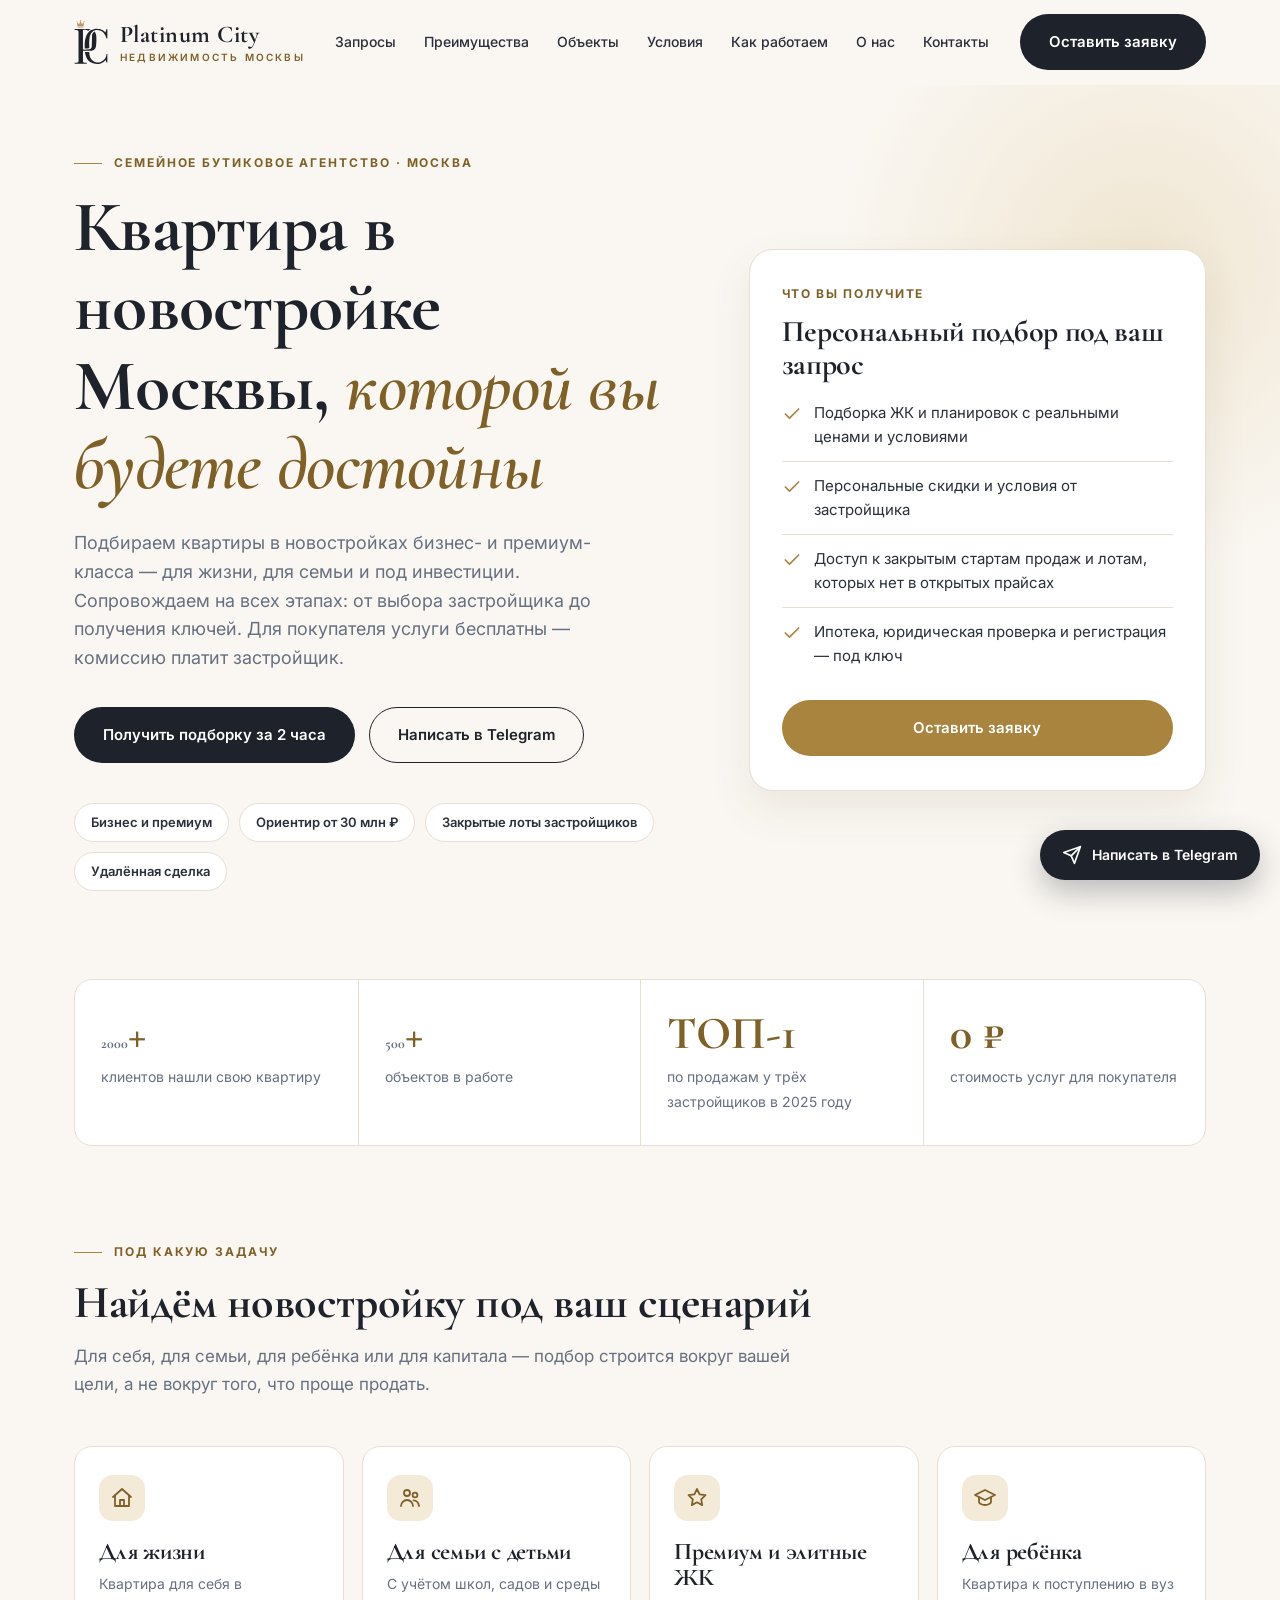
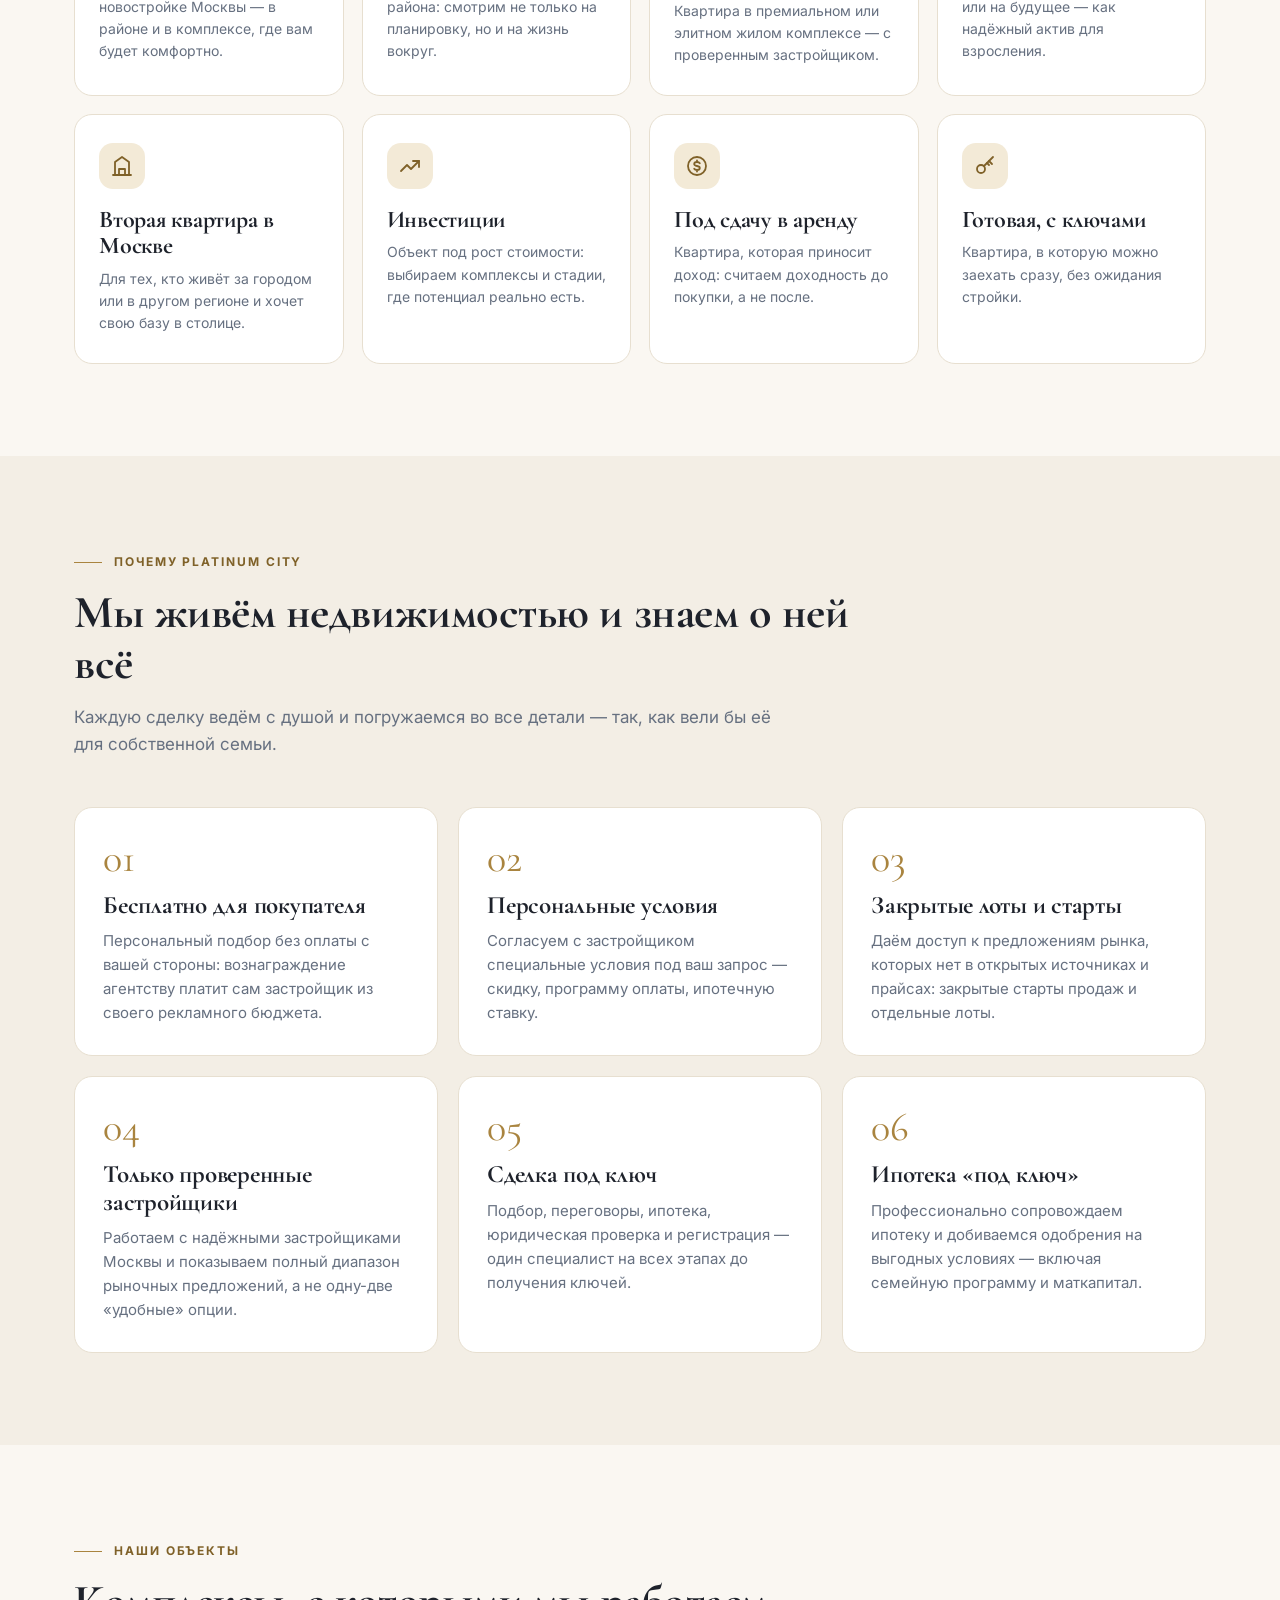
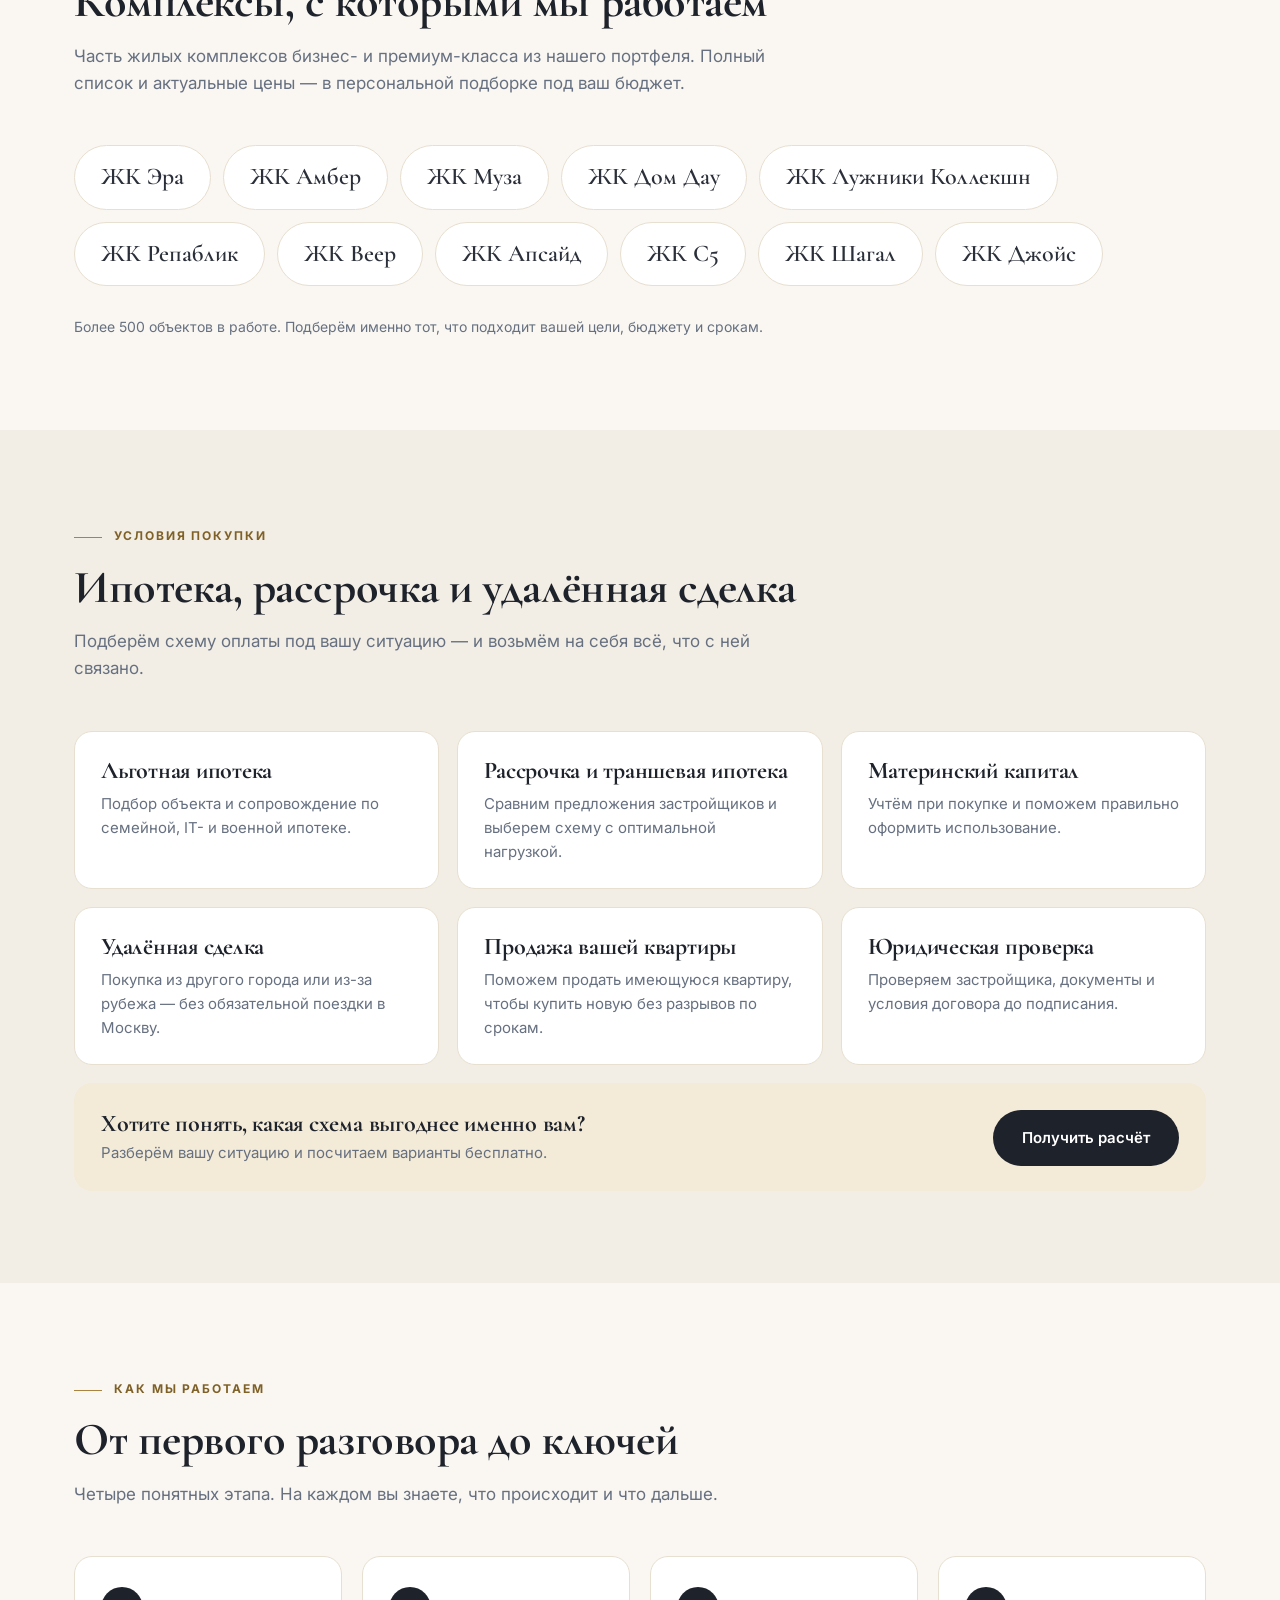
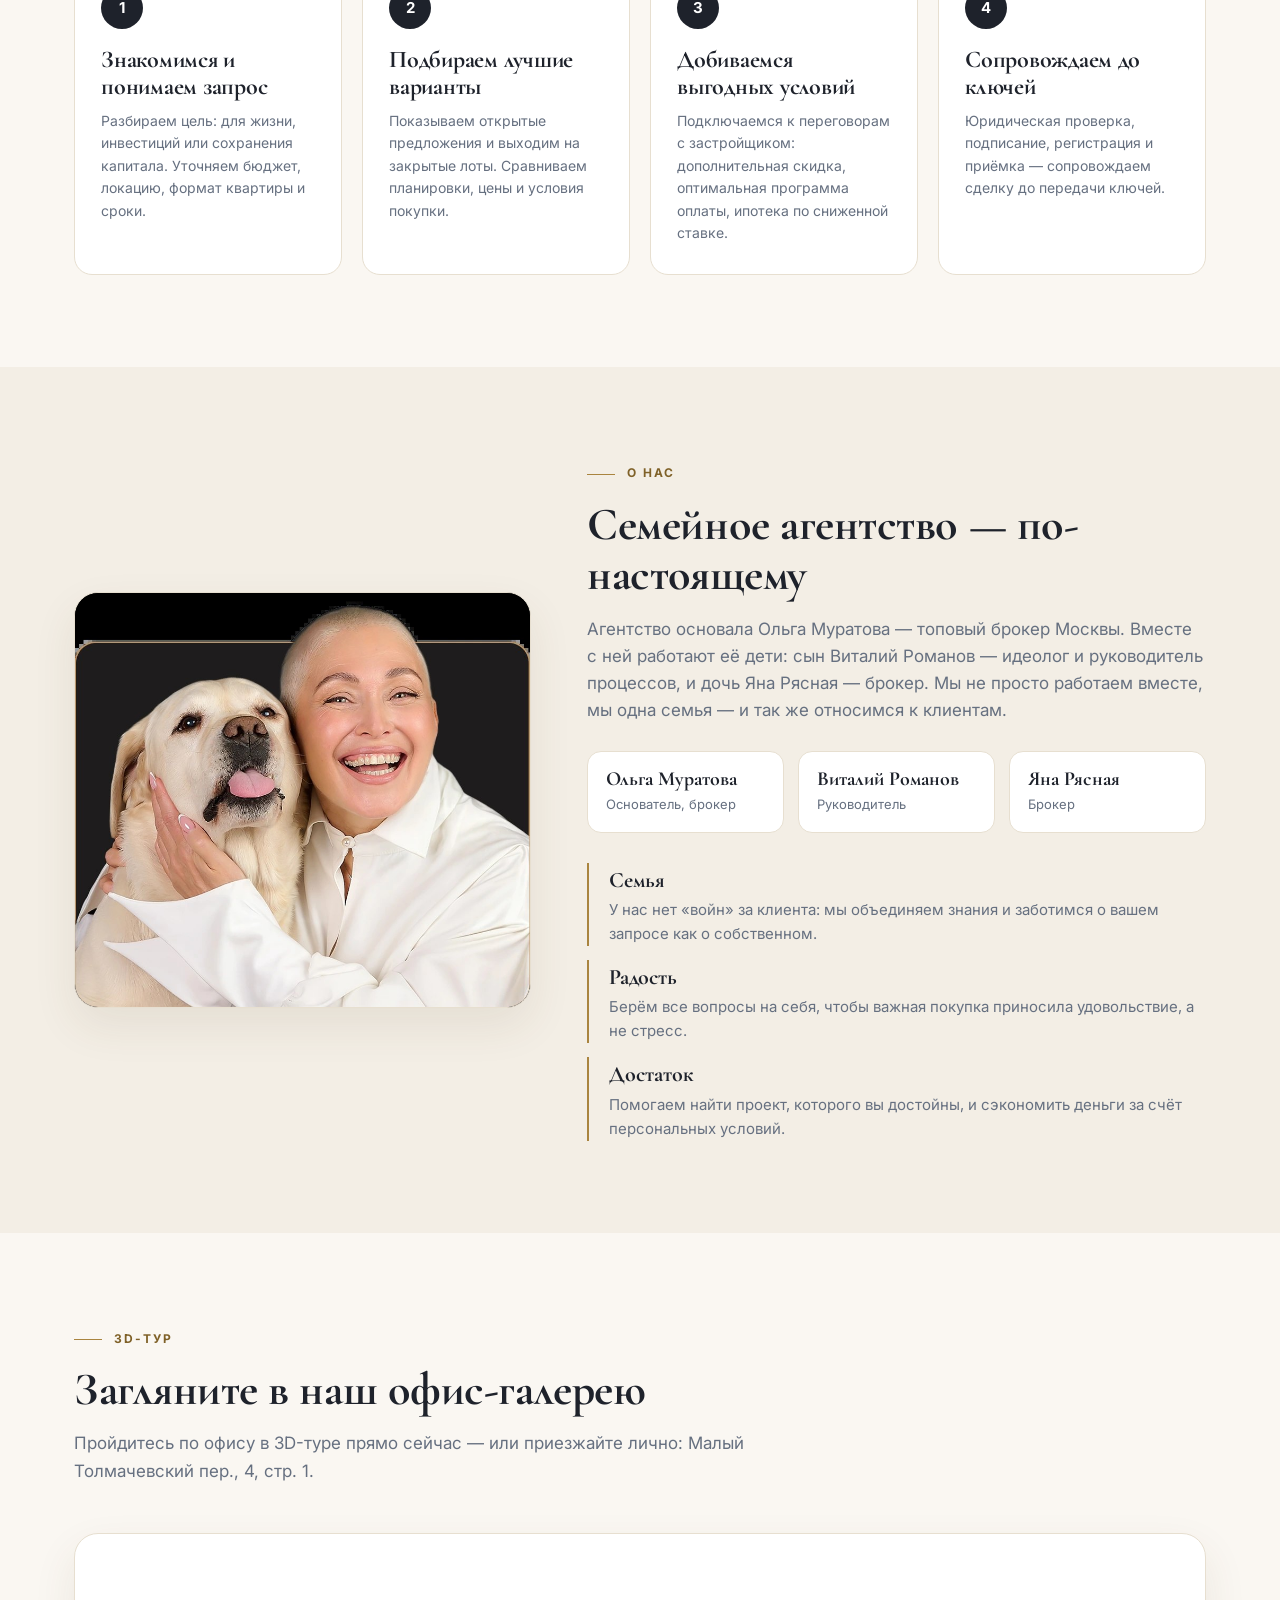
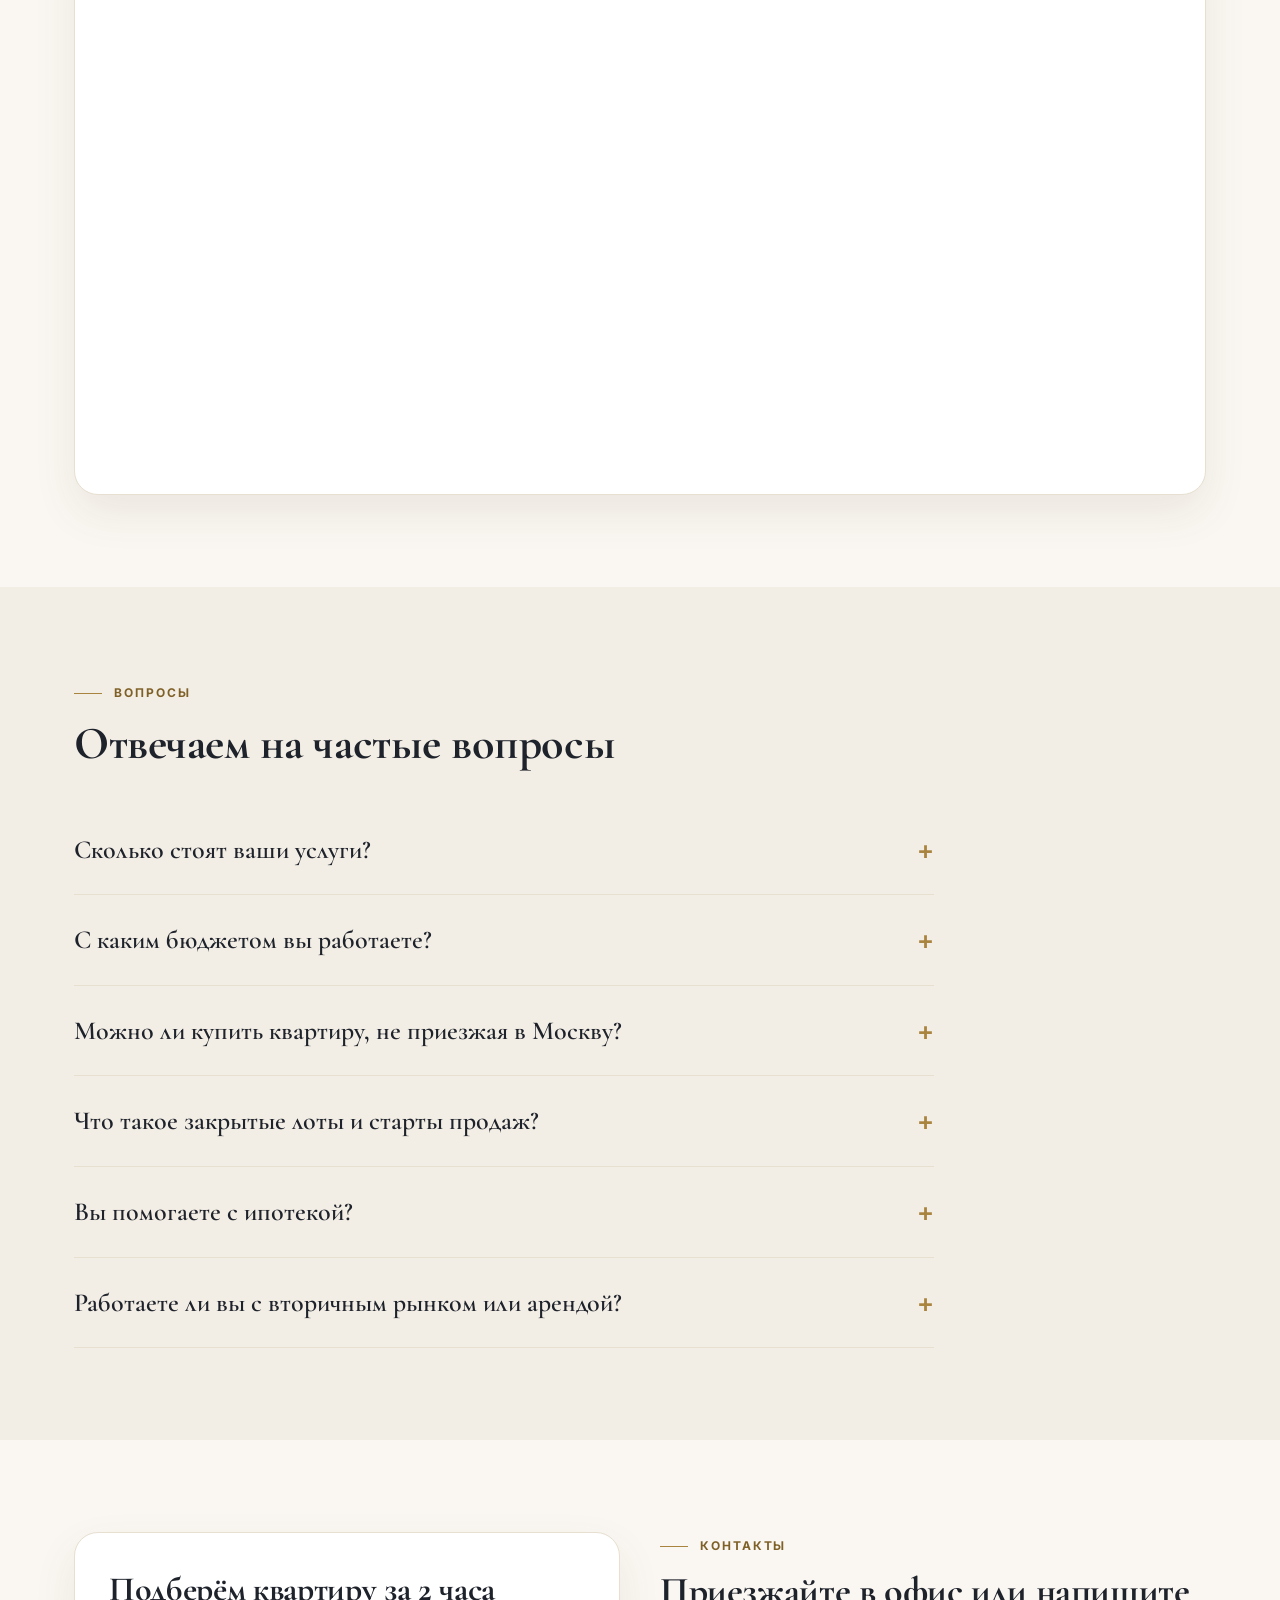
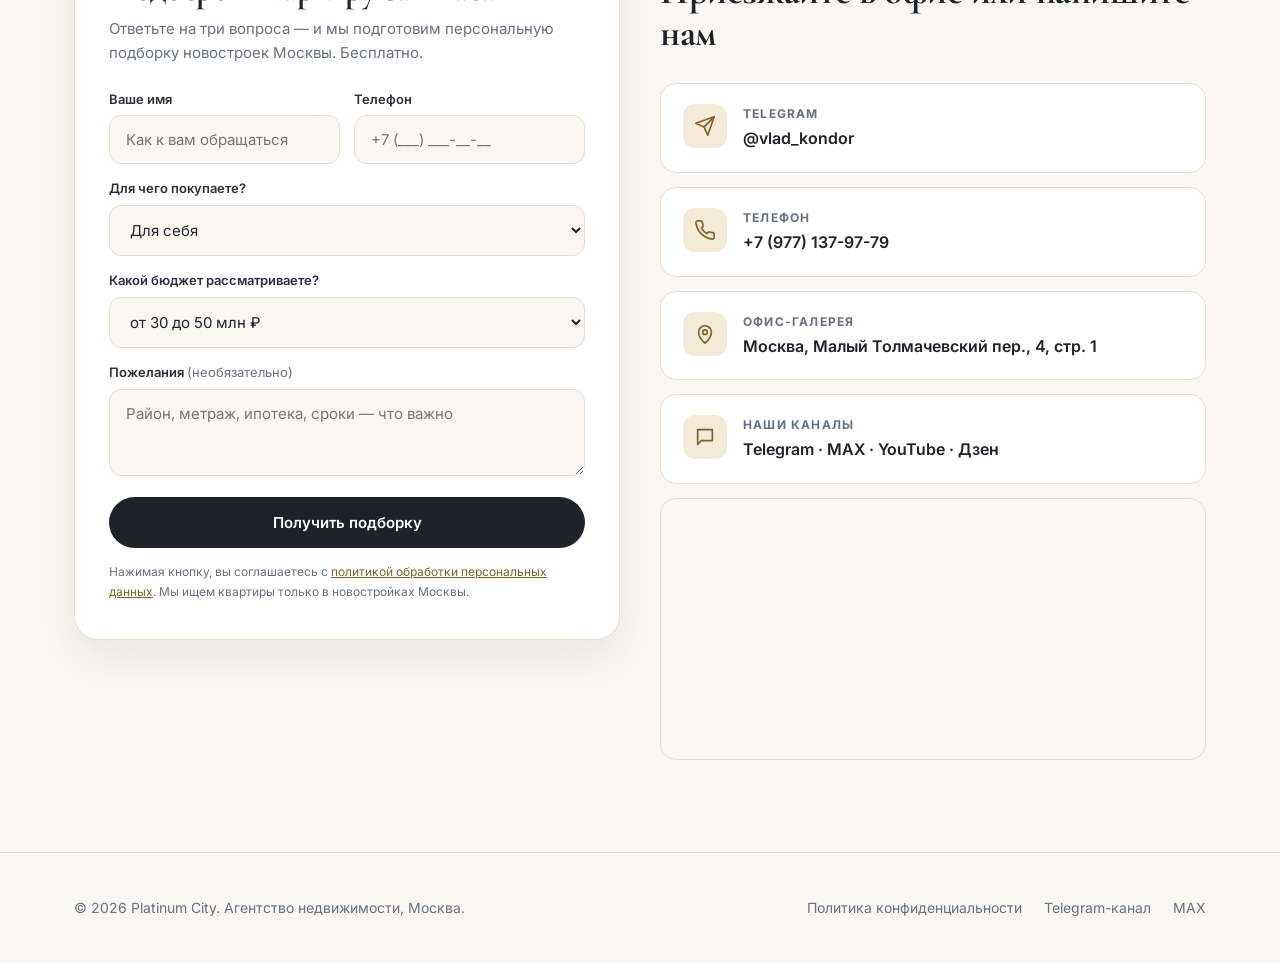
<file: index.html>
<!DOCTYPE html>
<html lang="ru">
<head>
<meta charset="UTF-8">
<meta name="viewport" content="width=device-width, initial-scale=1.0">
<title>Platinum City — новостройки бизнес- и премиум-класса в Москве</title>
<meta name="description" content="Семейное бутиковое агентство недвижимости в Москве. Подбираем квартиры в новостройках бизнес- и премиум-класса и сопровождаем сделку от выбора застройщика до получения ключей. Для покупателя бесплатно.">
<link rel="icon" href="img/logo.svg" type="image/svg+xml">
<link rel="preconnect" href="https://fonts.googleapis.com">
<link rel="preconnect" href="https://fonts.gstatic.com" crossorigin>
<link href="https://fonts.googleapis.com/css2?family=Cormorant+Garamond:ital,wght@0,500;0,600;0,700;1,500;1,600&family=Inter:wght@400;500;600;700&display=swap" rel="stylesheet">
<link rel="stylesheet" href="styles.css">
</head>
<body>

<header class="header" id="header">
  <div class="header__inner">
    <a href="#top" class="logo" aria-label="Platinum City">
      <img class="logo__mark" src="img/logo.svg" alt="">
      <span class="logo__text">Platinum City<small>Недвижимость Москвы</small></span>
    </a>
    <nav class="nav" id="nav">
      <a href="#goals">Запросы</a>
      <a href="#why">Преимущества</a>
      <a href="#complexes">Объекты</a>
      <a href="#conditions">Условия</a>
      <a href="#process">Как работаем</a>
      <a href="#team">О нас</a>
      <a href="#contact">Контакты</a>
    </nav>
    <div class="header__right">
      <a href="tel:+79771379779" class="header__phone">+7 (977) 137-97-79</a>
      <a href="#contact" class="btn btn--primary">Оставить заявку</a>
      <button class="burger" id="burger" aria-label="Меню"><span></span></button>
    </div>
  </div>
</header>

<main id="top">

<!-- HERO -->
<section class="hero">
  <div class="container hero__grid">
    <div>
      <p class="section-tag">Семейное бутиковое агентство · Москва</p>
      <h1>Квартира в новостройке Москвы, <em>которой вы будете достойны</em></h1>
      <p class="hero__lead">Подбираем квартиры в новостройках бизнес- и премиум-класса — для жизни, для семьи и под инвестиции. Сопровождаем на всех этапах: от выбора застройщика до получения ключей. Для покупателя услуги бесплатны — комиссию платит застройщик.</p>
      <div class="hero__cta">
        <a href="#contact" class="btn btn--primary">Получить подборку за 2 часа</a>
        <a href="https://t.me/vlad_kondor" target="_blank" rel="noopener" class="btn btn--outline">Написать в Telegram</a>
      </div>
      <div class="hero__chips">
        <span class="chip">Бизнес и премиум</span>
        <span class="chip">Ориентир от 30 млн ₽</span>
        <span class="chip">Закрытые лоты застройщиков</span>
        <span class="chip">Удалённая сделка</span>
      </div>
    </div>
    <aside class="hero__card">
      <p class="hero__card-tag">Что вы получите</p>
      <h3>Персональный подбор под ваш запрос</h3>
      <ul class="hero__list">
        <li><svg viewBox="0 0 24 24" fill="none" stroke="currentColor" stroke-width="2" stroke-linecap="round" stroke-linejoin="round"><path d="M20 6 9 17l-5-5"/></svg>Подборка ЖК и планировок с реальными ценами и условиями</li>
        <li><svg viewBox="0 0 24 24" fill="none" stroke="currentColor" stroke-width="2" stroke-linecap="round" stroke-linejoin="round"><path d="M20 6 9 17l-5-5"/></svg>Персональные скидки и условия от застройщика</li>
        <li><svg viewBox="0 0 24 24" fill="none" stroke="currentColor" stroke-width="2" stroke-linecap="round" stroke-linejoin="round"><path d="M20 6 9 17l-5-5"/></svg>Доступ к закрытым стартам продаж и лотам, которых нет в открытых прайсах</li>
        <li><svg viewBox="0 0 24 24" fill="none" stroke="currentColor" stroke-width="2" stroke-linecap="round" stroke-linejoin="round"><path d="M20 6 9 17l-5-5"/></svg>Ипотека, юридическая проверка и регистрация — под ключ</li>
      </ul>
      <a href="#contact" class="btn btn--gold btn--block">Оставить заявку</a>
    </aside>
  </div>
</section>

<!-- STATS -->
<section class="stats">
  <div class="container">
    <div class="stats__row">
      <div class="stat"><b><span data-target="2000">2000</span>+</b><span>клиентов нашли свою квартиру</span></div>
      <div class="stat"><b><span data-target="500">500</span>+</b><span>объектов в работе</span></div>
      <div class="stat"><b>ТОП-1</b><span>по продажам у трёх застройщиков в 2025 году</span></div>
      <div class="stat"><b>0 ₽</b><span>стоимость услуг для покупателя</span></div>
    </div>
  </div>
</section>

<!-- GOALS -->
<section id="goals">
  <div class="container">
    <p class="section-tag">Под какую задачу</p>
    <h2 class="section-title">Найдём новостройку под ваш сценарий</h2>
    <p class="section-lead">Для себя, для семьи, для ребёнка или для капитала — подбор строится вокруг вашей цели, а не вокруг того, что проще продать.</p>
    <div class="goal-grid">
      <div class="goal">
        <div class="goal__icon"><svg viewBox="0 0 24 24" fill="none" stroke="currentColor" stroke-width="1.8" stroke-linecap="round" stroke-linejoin="round"><path d="M3 11 12 3l9 8"/><path d="M5 10v10h14V10"/><path d="M10 20v-6h4v6"/></svg></div>
        <h3>Для жизни</h3>
        <p>Квартира для себя в новостройке Москвы — в районе и в комплексе, где вам будет комфортно.</p>
      </div>
      <div class="goal">
        <div class="goal__icon"><svg viewBox="0 0 24 24" fill="none" stroke="currentColor" stroke-width="1.8" stroke-linecap="round" stroke-linejoin="round"><circle cx="9" cy="7" r="3"/><circle cx="17" cy="9" r="2.4"/><path d="M3 20c0-3.3 2.7-6 6-6s6 2.7 6 6"/><path d="M15.5 14.4c2.9.1 5 2.2 5.5 5.6"/></svg></div>
        <h3>Для семьи с детьми</h3>
        <p>С учётом школ, садов и среды района: смотрим не только на планировку, но и на жизнь вокруг.</p>
      </div>
      <div class="goal">
        <div class="goal__icon"><svg viewBox="0 0 24 24" fill="none" stroke="currentColor" stroke-width="1.8" stroke-linecap="round" stroke-linejoin="round"><path d="m12 3 2.6 5.3 5.9.9-4.3 4.1 1 5.8L12 16.3 6.8 19.1l1-5.8L3.5 9.2l5.9-.9z"/></svg></div>
        <h3>Премиум и элитные ЖК</h3>
        <p>Квартира в премиальном или элитном жилом комплексе — с проверенным застройщиком.</p>
      </div>
      <div class="goal">
        <div class="goal__icon"><svg viewBox="0 0 24 24" fill="none" stroke="currentColor" stroke-width="1.8" stroke-linecap="round" stroke-linejoin="round"><path d="M2 9 12 4l10 5-10 5z"/><path d="M6 11.5V16c0 1.4 2.7 3 6 3s6-1.6 6-3v-4.5"/></svg></div>
        <h3>Для ребёнка</h3>
        <p>Квартира к поступлению в вуз или на будущее — как надёжный актив для взросления.</p>
      </div>
      <div class="goal">
        <div class="goal__icon"><svg viewBox="0 0 24 24" fill="none" stroke="currentColor" stroke-width="1.8" stroke-linecap="round" stroke-linejoin="round"><path d="M3 21h18"/><path d="M5 21V8l7-5 7 5v13"/><path d="M9 21v-6h6v6"/></svg></div>
        <h3>Вторая квартира в Москве</h3>
        <p>Для тех, кто живёт за городом или в другом регионе и хочет свою базу в столице.</p>
      </div>
      <div class="goal">
        <div class="goal__icon"><svg viewBox="0 0 24 24" fill="none" stroke="currentColor" stroke-width="1.8" stroke-linecap="round" stroke-linejoin="round"><path d="m3 17 6-6 4 4 8-8"/><path d="M15 7h6v6"/></svg></div>
        <h3>Инвестиции</h3>
        <p>Объект под рост стоимости: выбираем комплексы и стадии, где потенциал реально есть.</p>
      </div>
      <div class="goal">
        <div class="goal__icon"><svg viewBox="0 0 24 24" fill="none" stroke="currentColor" stroke-width="1.8" stroke-linecap="round" stroke-linejoin="round"><circle cx="12" cy="12" r="9"/><path d="M14.8 9.2c-.5-.8-1.5-1.2-2.8-1.2-1.7 0-2.8.8-2.8 2s1 1.7 2.8 2 2.8.8 2.8 2-1.1 2-2.8 2c-1.3 0-2.3-.4-2.8-1.2M12 6.5V8m0 8v1.5"/></svg></div>
        <h3>Под сдачу в аренду</h3>
        <p>Квартира, которая приносит доход: считаем доходность до покупки, а не после.</p>
      </div>
      <div class="goal">
        <div class="goal__icon"><svg viewBox="0 0 24 24" fill="none" stroke="currentColor" stroke-width="1.8" stroke-linecap="round" stroke-linejoin="round"><circle cx="8" cy="15" r="4"/><path d="m11 12 9-9"/><path d="m16 7 3 3"/><path d="m14 9 2 2"/></svg></div>
        <h3>Готовая, с ключами</h3>
        <p>Квартира, в которую можно заехать сразу, без ожидания стройки.</p>
      </div>
    </div>
  </div>
</section>

<!-- WHY -->
<section id="why" class="alt">
  <div class="container">
    <p class="section-tag">Почему Platinum City</p>
    <h2 class="section-title">Мы живём недвижимостью и знаем о ней всё</h2>
    <p class="section-lead">Каждую сделку ведём с душой и погружаемся во все детали — так, как вели бы её для собственной семьи.</p>
    <div class="adv-grid">
      <div class="adv">
        <div class="adv__num">01</div>
        <h3>Бесплатно для покупателя</h3>
        <p>Персональный подбор без оплаты с вашей стороны: вознаграждение агентству платит сам застройщик из своего рекламного бюджета.</p>
      </div>
      <div class="adv">
        <div class="adv__num">02</div>
        <h3>Персональные условия</h3>
        <p>Согласуем с застройщиком специальные условия под ваш запрос — скидку, программу оплаты, ипотечную ставку.</p>
      </div>
      <div class="adv">
        <div class="adv__num">03</div>
        <h3>Закрытые лоты и старты</h3>
        <p>Даём доступ к предложениям рынка, которых нет в открытых источниках и прайсах: закрытые старты продаж и отдельные лоты.</p>
      </div>
      <div class="adv">
        <div class="adv__num">04</div>
        <h3>Только проверенные застройщики</h3>
        <p>Работаем с надёжными застройщиками Москвы и показываем полный диапазон рыночных предложений, а не одну-две «удобные» опции.</p>
      </div>
      <div class="adv">
        <div class="adv__num">05</div>
        <h3>Сделка под ключ</h3>
        <p>Подбор, переговоры, ипотека, юридическая проверка и регистрация — один специалист на всех этапах до получения ключей.</p>
      </div>
      <div class="adv">
        <div class="adv__num">06</div>
        <h3>Ипотека «под ключ»</h3>
        <p>Профессионально сопровождаем ипотеку и добиваемся одобрения на выгодных условиях — включая семейную программу и маткапитал.</p>
      </div>
    </div>
  </div>
</section>

<!-- COMPLEXES -->
<section id="complexes">
  <div class="container">
    <p class="section-tag">Наши объекты</p>
    <h2 class="section-title">Комплексы, с которыми мы работаем</h2>
    <p class="section-lead">Часть жилых комплексов бизнес- и премиум-класса из нашего портфеля. Полный список и актуальные цены — в персональной подборке под ваш бюджет.</p>
    <div class="jk">
      <span>ЖК Эра</span>
      <span>ЖК Амбер</span>
      <span>ЖК Муза</span>
      <span>ЖК Дом Дау</span>
      <span>ЖК Лужники Коллекшн</span>
      <span>ЖК Репаблик</span>
      <span>ЖК Веер</span>
      <span>ЖК Апсайд</span>
      <span>ЖК С5</span>
      <span>ЖК Шагал</span>
      <span>ЖК Джойс</span>
    </div>
    <p class="note">Более 500 объектов в работе. Подберём именно тот, что подходит вашей цели, бюджету и срокам.</p>
  </div>
</section>

<!-- CONDITIONS -->
<section id="conditions" class="alt">
  <div class="container">
    <p class="section-tag">Условия покупки</p>
    <h2 class="section-title">Ипотека, рассрочка и удалённая сделка</h2>
    <p class="section-lead">Подберём схему оплаты под вашу ситуацию — и возьмём на себя всё, что с ней связано.</p>
    <div class="cond-grid">
      <div class="cond">
        <h3>Льготная ипотека</h3>
        <p>Подбор объекта и сопровождение по семейной, IT- и военной ипотеке.</p>
      </div>
      <div class="cond">
        <h3>Рассрочка и траншевая ипотека</h3>
        <p>Сравним предложения застройщиков и выберем схему с оптимальной нагрузкой.</p>
      </div>
      <div class="cond">
        <h3>Материнский капитал</h3>
        <p>Учтём при покупке и поможем правильно оформить использование.</p>
      </div>
      <div class="cond">
        <h3>Удалённая сделка</h3>
        <p>Покупка из другого города или из-за рубежа — без обязательной поездки в Москву.</p>
      </div>
      <div class="cond">
        <h3>Продажа вашей квартиры</h3>
        <p>Поможем продать имеющуюся квартиру, чтобы купить новую без разрывов по срокам.</p>
      </div>
      <div class="cond">
        <h3>Юридическая проверка</h3>
        <p>Проверяем застройщика, документы и условия договора до подписания.</p>
      </div>
      <div class="cond cond--wide">
        <div>
          <h3>Хотите понять, какая схема выгоднее именно вам?</h3>
          <p>Разберём вашу ситуацию и посчитаем варианты бесплатно.</p>
        </div>
        <a href="#contact" class="btn btn--primary">Получить расчёт</a>
      </div>
    </div>
  </div>
</section>

<!-- PROCESS -->
<section id="process">
  <div class="container">
    <p class="section-tag">Как мы работаем</p>
    <h2 class="section-title">От первого разговора до ключей</h2>
    <p class="section-lead">Четыре понятных этапа. На каждом вы знаете, что происходит и что дальше.</p>
    <div class="steps">
      <div class="step">
        <span class="step__n">1</span>
        <h3>Знакомимся и понимаем запрос</h3>
        <p>Разбираем цель: для жизни, инвестиций или сохранения капитала. Уточняем бюджет, локацию, формат квартиры и сроки.</p>
      </div>
      <div class="step">
        <span class="step__n">2</span>
        <h3>Подбираем лучшие варианты</h3>
        <p>Показываем открытые предложения и выходим на закрытые лоты. Сравниваем планировки, цены и условия покупки.</p>
      </div>
      <div class="step">
        <span class="step__n">3</span>
        <h3>Добиваемся выгодных условий</h3>
        <p>Подключаемся к переговорам с застройщиком: дополнительная скидка, оптимальная программа оплаты, ипотека по сниженной ставке.</p>
      </div>
      <div class="step">
        <span class="step__n">4</span>
        <h3>Сопровождаем до ключей</h3>
        <p>Юридическая проверка, подписание, регистрация и приёмка — сопровождаем сделку до передачи ключей.</p>
      </div>
    </div>
  </div>
</section>

<!-- TEAM -->
<section id="team" class="alt">
  <div class="container team">
    <div class="team__photo"><img src="img/olga.jpg" alt="Ольга Муратова — основательница Platinum City" loading="lazy"></div>
    <div>
      <p class="section-tag">О нас</p>
      <h2 class="section-title">Семейное агентство — по-настоящему</h2>
      <p class="section-lead" style="margin-bottom:0">Агентство основала Ольга Муратова — топовый брокер Москвы. Вместе с ней работают её дети: сын Виталий Романов — идеолог и руководитель процессов, и дочь Яна Рясная — брокер. Мы не просто работаем вместе, мы одна семья — и так же относимся к клиентам.</p>
      <div class="team__people">
        <div class="team-card"><b>Ольга Муратова</b><span>Основатель, брокер</span></div>
        <div class="team-card"><b>Виталий Романов</b><span>Руководитель</span></div>
        <div class="team-card"><b>Яна Рясная</b><span>Брокер</span></div>
      </div>
      <div class="values">
        <div class="value"><b>Семья</b><p>У нас нет «войн» за клиента: мы объединяем знания и заботимся о вашем запросе как о собственном.</p></div>
        <div class="value"><b>Радость</b><p>Берём все вопросы на себя, чтобы важная покупка приносила удовольствие, а не стресс.</p></div>
        <div class="value"><b>Достаток</b><p>Помогаем найти проект, которого вы достойны, и сэкономить деньги за счёт персональных условий.</p></div>
      </div>
    </div>
  </div>
</section>

<!-- TOUR -->
<section id="tour">
  <div class="container">
    <p class="section-tag">3D-тур</p>
    <h2 class="section-title">Загляните в наш офис-галерею</h2>
    <p class="section-lead">Пройдитесь по офису в 3D-туре прямо сейчас — или приезжайте лично: Малый Толмачевский пер., 4, стр. 1.</p>
    <div class="tour">
      <iframe src="https://smart-360.ru/nodel/platinum/tour.html" title="3D-тур по офису Platinum City" loading="lazy" allowfullscreen></iframe>
    </div>
  </div>
</section>

<!-- FAQ -->
<section id="faq" class="alt">
  <div class="container">
    <p class="section-tag">Вопросы</p>
    <h2 class="section-title">Отвечаем на частые вопросы</h2>
    <div class="faq" style="margin-top:36px">
      <details class="faq__item">
        <summary>Сколько стоят ваши услуги?</summary>
        <p>Для покупателя — бесплатно. Вознаграждение нам платит застройщик из своего рекламного бюджета, поэтому цена квартиры для вас не увеличивается.</p>
      </details>
      <details class="faq__item">
        <summary>С каким бюджетом вы работаете?</summary>
        <p>Наш фокус — новостройки бизнес- и премиум-класса в Москве, ориентир от 30 млн ₽. Если ваш бюджет ниже, напишите нам — честно скажем, сможем ли мы подобрать подходящий вариант.</p>
      </details>
      <details class="faq__item">
        <summary>Можно ли купить квартиру, не приезжая в Москву?</summary>
        <p>Да. Мы проводим удалённые сделки для покупателей из других городов и из-за рубежа: показываем объекты онлайн, согласуем условия и сопровождаем оформление.</p>
      </details>
      <details class="faq__item">
        <summary>Что такое закрытые лоты и старты продаж?</summary>
        <p>Это предложения застройщиков, которых нет в открытых прайсах: квартиры на старте продаж и отдельные лоты для ограниченного круга. Мы можем предложить такие варианты под ваш запрос.</p>
      </details>
      <details class="faq__item">
        <summary>Вы помогаете с ипотекой?</summary>
        <p>Да. Сопровождаем ипотеку под ключ, включая семейную, IT- и военную ипотеку, а также использование материнского капитала, рассрочку и траншевую ипотеку.</p>
      </details>
      <details class="faq__item">
        <summary>Работаете ли вы с вторичным рынком или арендой?</summary>
        <p>Наша специализация — новостройки Москвы. Помочь продать вашу имеющуюся квартиру для покупки новой мы можем, но подбор вторичного жилья и аренда — не наш профиль.</p>
      </details>
    </div>
  </div>
</section>

<!-- CONTACT -->
<section id="contact">
  <div class="container contact__grid">
    <form class="form leadForm" id="leadForm" novalidate>
      <h3>Подберём квартиру за 2 часа</h3>
      <p class="form__sub">Ответьте на три вопроса — и мы подготовим персональную подборку новостроек Москвы. Бесплатно.</p>
      <input type="text" name="_gotcha" style="display:none" tabindex="-1" autocomplete="off">
      <div class="field-row">
        <div class="field">
          <label for="f-name">Ваше имя</label>
          <input type="text" id="f-name" name="name" placeholder="Как к вам обращаться" required>
        </div>
        <div class="field">
          <label for="f-phone">Телефон</label>
          <input type="tel" id="f-phone" name="phone" placeholder="+7 (___) ___-__-__" required>
        </div>
      </div>
      <div class="field">
        <label for="f-topic">Для чего покупаете?</label>
        <select id="f-topic" name="topic">
          <option value="Для себя">Для себя</option>
          <option value="Под сдачу">Под сдачу в аренду</option>
          <option value="Под инвестиции">Под инвестиции</option>
        </select>
      </div>
      <div class="field">
        <label for="f-budget">Какой бюджет рассматриваете?</label>
        <select id="f-budget" name="budget">
          <option value="от 30 до 50 млн ₽">от 30 до 50 млн ₽</option>
          <option value="от 50 до 100 млн ₽">от 50 до 100 млн ₽</option>
          <option value="более 100 млн ₽">более 100 млн ₽</option>
          <option value="20–30 млн ₽">20–30 млн ₽</option>
          <option value="до 20 млн ₽">до 20 млн ₽</option>
        </select>
      </div>
      <div class="field">
        <label for="f-comment">Пожелания <span style="font-weight:400;color:var(--clr-text-soft)">(необязательно)</span></label>
        <textarea id="f-comment" name="comment" rows="3" placeholder="Район, метраж, ипотека, сроки — что важно"></textarea>
      </div>
      <button type="submit" class="btn btn--primary btn--block">Получить подборку</button>
      <p class="form__agree">Нажимая кнопку, вы соглашаетесь с <a href="privacy.html" target="_blank">политикой обработки персональных данных</a>. Мы ищем квартиры только в новостройках Москвы.</p>
    </form>

    <div>
      <p class="section-tag">Контакты</p>
      <h2 class="section-title" style="font-size:38px">Приезжайте в офис или напишите нам</h2>
      <div class="contacts" style="margin-top:28px">
        <div class="contact-card">
          <div class="contact-card__icon"><svg viewBox="0 0 24 24" fill="none" stroke="currentColor" stroke-width="1.8" stroke-linecap="round" stroke-linejoin="round"><path d="m22 2-7 20-4-9-9-4z"/><path d="M22 2 11 13"/></svg></div>
          <div><small>Telegram</small><b><a href="https://t.me/vlad_kondor" target="_blank" rel="noopener">@vlad_kondor</a></b></div>
        </div>
        <div class="contact-card">
          <div class="contact-card__icon"><svg viewBox="0 0 24 24" fill="none" stroke="currentColor" stroke-width="1.8" stroke-linecap="round" stroke-linejoin="round"><path d="M22 16.9v3a2 2 0 0 1-2.2 2 19.8 19.8 0 0 1-8.6-3.1 19.5 19.5 0 0 1-6-6A19.8 19.8 0 0 1 2.1 4.2 2 2 0 0 1 4.1 2h3a2 2 0 0 1 2 1.7c.1 1 .4 1.9.7 2.8a2 2 0 0 1-.5 2.1L8.1 9.9a16 16 0 0 0 6 6l1.3-1.3a2 2 0 0 1 2.1-.4c.9.3 1.8.6 2.8.7a2 2 0 0 1 1.7 2z"/></svg></div>
          <div><small>Телефон</small><b><a href="tel:+79771379779">+7 (977) 137-97-79</a></b></div>
        </div>
        <div class="contact-card">
          <div class="contact-card__icon"><svg viewBox="0 0 24 24" fill="none" stroke="currentColor" stroke-width="1.8" stroke-linecap="round" stroke-linejoin="round"><path d="M12 22s7-6.2 7-12a7 7 0 1 0-14 0c0 5.8 7 12 7 12z"/><circle cx="12" cy="10" r="2.5"/></svg></div>
          <div><small>Офис-галерея</small><b>Москва, Малый Толмачевский пер., 4, стр. 1</b></div>
        </div>
        <div class="contact-card">
          <div class="contact-card__icon"><svg viewBox="0 0 24 24" fill="none" stroke="currentColor" stroke-width="1.8" stroke-linecap="round" stroke-linejoin="round"><path d="M4 4h16v12H8l-4 4z"/></svg></div>
          <div><small>Наши каналы</small><b><a href="https://t.me/platinumcity_msk" target="_blank" rel="noopener">Telegram</a> · <a href="https://max.ru/join/v_jKsOluvOtizPCdHpM04YJ9nZJaOlWtvQMgkGPpxEQ" target="_blank" rel="noopener">MAX</a> · <a href="https://www.youtube.com/channel/UCVAwWeTFI1HKfl_vpfyXHng" target="_blank" rel="noopener">YouTube</a> · <a href="https://dzen.ru/platinumcity_msk" target="_blank" rel="noopener">Дзен</a></b></div>
        </div>
        <div class="map">
          <iframe src="https://yandex.ru/map-widget/v1/?ll=37.6237%2C55.7402&z=16&pt=37.6237%2C55.7402%2Cpm2rdm" title="Карта: офис Platinum City" loading="lazy"></iframe>
        </div>
      </div>
    </div>
  </div>
</section>

</main>

<footer class="footer">
  <div class="container footer__inner">
    <div>© <span id="year">2026</span> Platinum City. Агентство недвижимости, Москва.</div>
    <div class="footer__links">
      <a href="privacy.html">Политика конфиденциальности</a>
      <a href="https://t.me/platinumcity_msk" target="_blank" rel="noopener">Telegram-канал</a>
      <a href="https://max.ru/join/v_jKsOluvOtizPCdHpM04YJ9nZJaOlWtvQMgkGPpxEQ" target="_blank" rel="noopener">MAX</a>
    </div>
  </div>
</footer>

<a href="https://t.me/vlad_kondor" target="_blank" rel="noopener" class="fab" aria-label="Написать в Telegram">
  <svg viewBox="0 0 24 24" fill="none" stroke="currentColor" stroke-width="2" stroke-linecap="round" stroke-linejoin="round"><path d="m22 2-7 20-4-9-9-4z"/><path d="M22 2 11 13"/></svg>
  <span>Написать в Telegram</span>
</a>

<script src="script.js"></script>
</body>
</html>
</file>
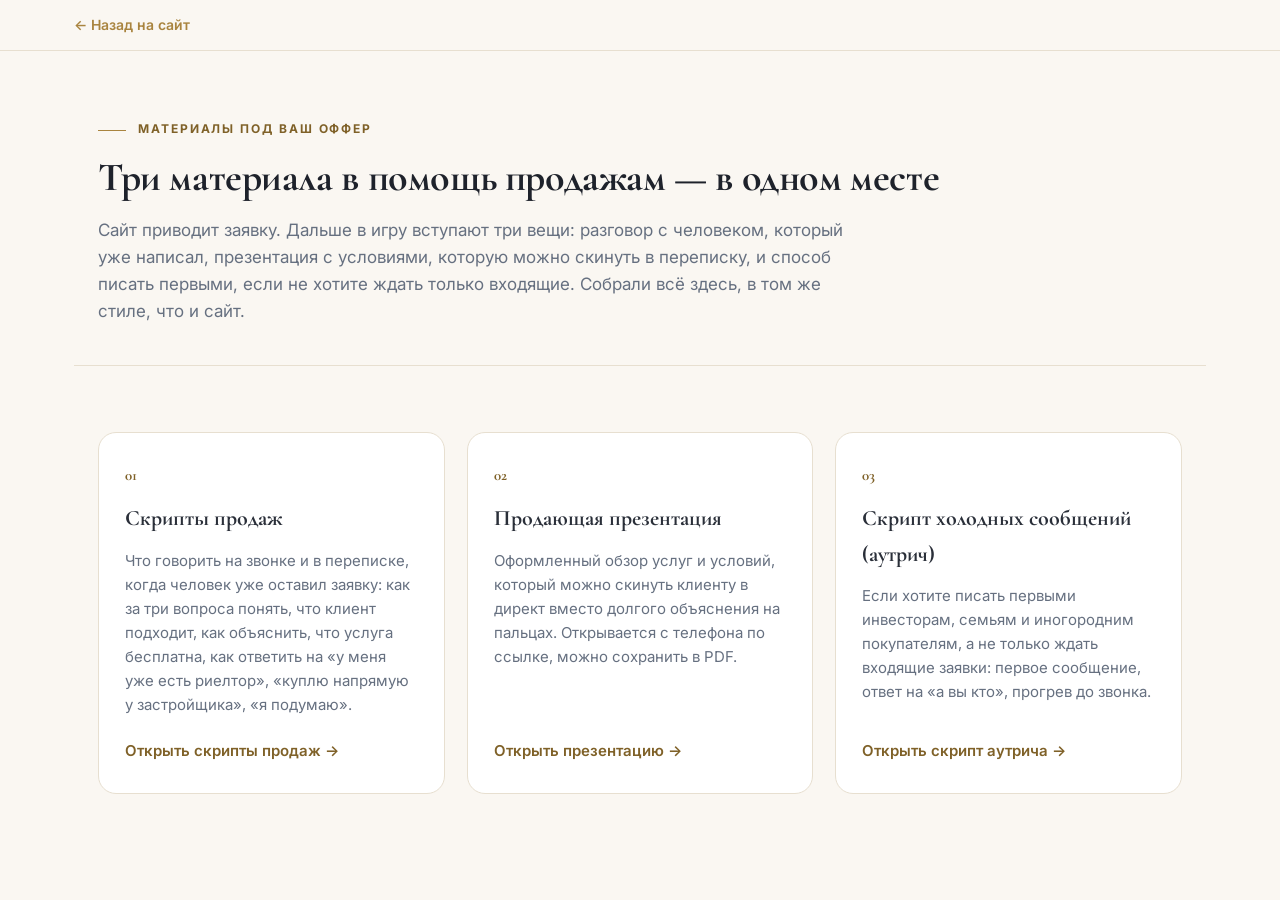
<file: materials.html>
<!DOCTYPE html>
<html lang="ru">
<head>
<meta charset="UTF-8">
<meta name="viewport" content="width=device-width, initial-scale=1.0">
<title>Материалы для продаж — Platinum City</title>
<meta name="robots" content="noindex">
<link rel="icon" href="img/logo.svg" type="image/svg+xml">
<link rel="preconnect" href="https://fonts.googleapis.com">
<link rel="preconnect" href="https://fonts.gstatic.com" crossorigin>
<link href="https://fonts.googleapis.com/css2?family=Cormorant+Garamond:ital,wght@0,500;0,600;0,700;1,500;1,600&family=Inter:wght@400;500;600;700&display=swap" rel="stylesheet">
<link rel="stylesheet" href="styles.css">
<link rel="stylesheet" href="materials.css">
</head>
<body>

<div class="doc-bar">
  <div class="doc-bar__inner">
    <a href="index.html" class="doc-bar__back">← <span>Назад на сайт</span></a>
  </div>
</div>

<div class="container">

  <section class="doc-hero">
    <p class="section-tag">Материалы под ваш оффер</p>
    <h1>Три материала в помощь продажам — в одном месте</h1>
    <p class="doc-hero__lead">Сайт приводит заявку. Дальше в игру вступают три вещи: разговор с человеком, который уже написал, презентация с условиями, которую можно скинуть в переписку, и способ писать первыми, если не хотите ждать только входящие. Собрали всё здесь, в том же стиле, что и сайт.</p>
  </section>

  <section class="doc-section">
    <div class="hub-grid">

      <div class="hub-card">
        <span class="hub-card__num">01</span>
        <p class="hub-card__title">Скрипты продаж</p>
        <p class="hub-card__lead">Что говорить на звонке и в переписке, когда человек уже оставил заявку: как за три вопроса понять, что клиент подходит, как объяснить, что услуга бесплатна, как ответить на «у меня уже есть риелтор», «куплю напрямую у застройщика», «я подумаю».</p>
        <a href="scripts.html" class="hub-card__link">Открыть скрипты продаж →</a>
      </div>

      <div class="hub-card">
        <span class="hub-card__num">02</span>
        <p class="hub-card__title">Продающая презентация</p>
        <p class="hub-card__lead">Оформленный обзор услуг и условий, который можно скинуть клиенту в директ вместо долгого объяснения на пальцах. Открывается с телефона по ссылке, можно сохранить в PDF.</p>
        <a href="presentation.html" class="hub-card__link">Открыть презентацию →</a>
      </div>

      <div class="hub-card">
        <span class="hub-card__num">03</span>
        <p class="hub-card__title">Скрипт холодных сообщений (аутрич)</p>
        <p class="hub-card__lead">Если хотите писать первыми инвесторам, семьям и иногородним покупателям, а не только ждать входящие заявки: первое сообщение, ответ на «а вы кто», прогрев до звонка.</p>
        <a href="outreach.html" class="hub-card__link">Открыть скрипт аутрича →</a>
      </div>

    </div>
  </section>

</div>

<script src="script.js"></script>
</body>
</html>
</file>
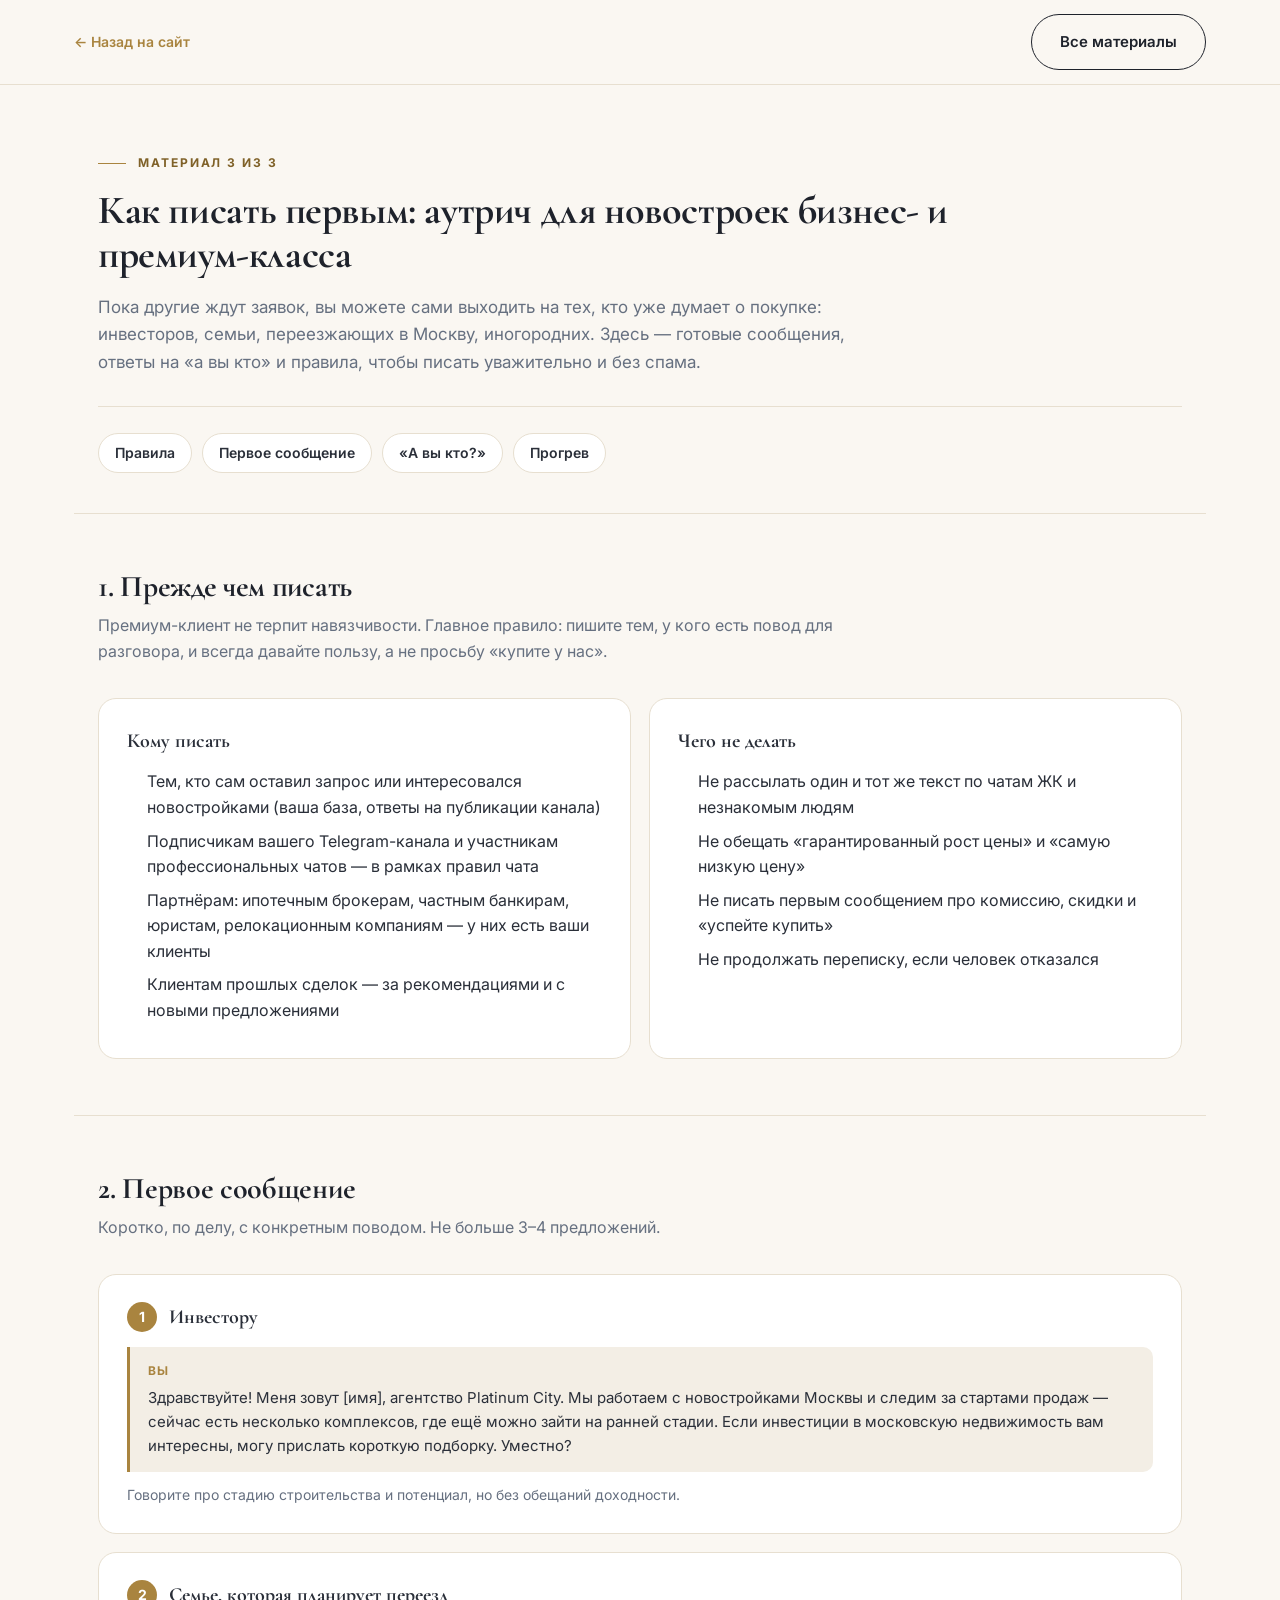
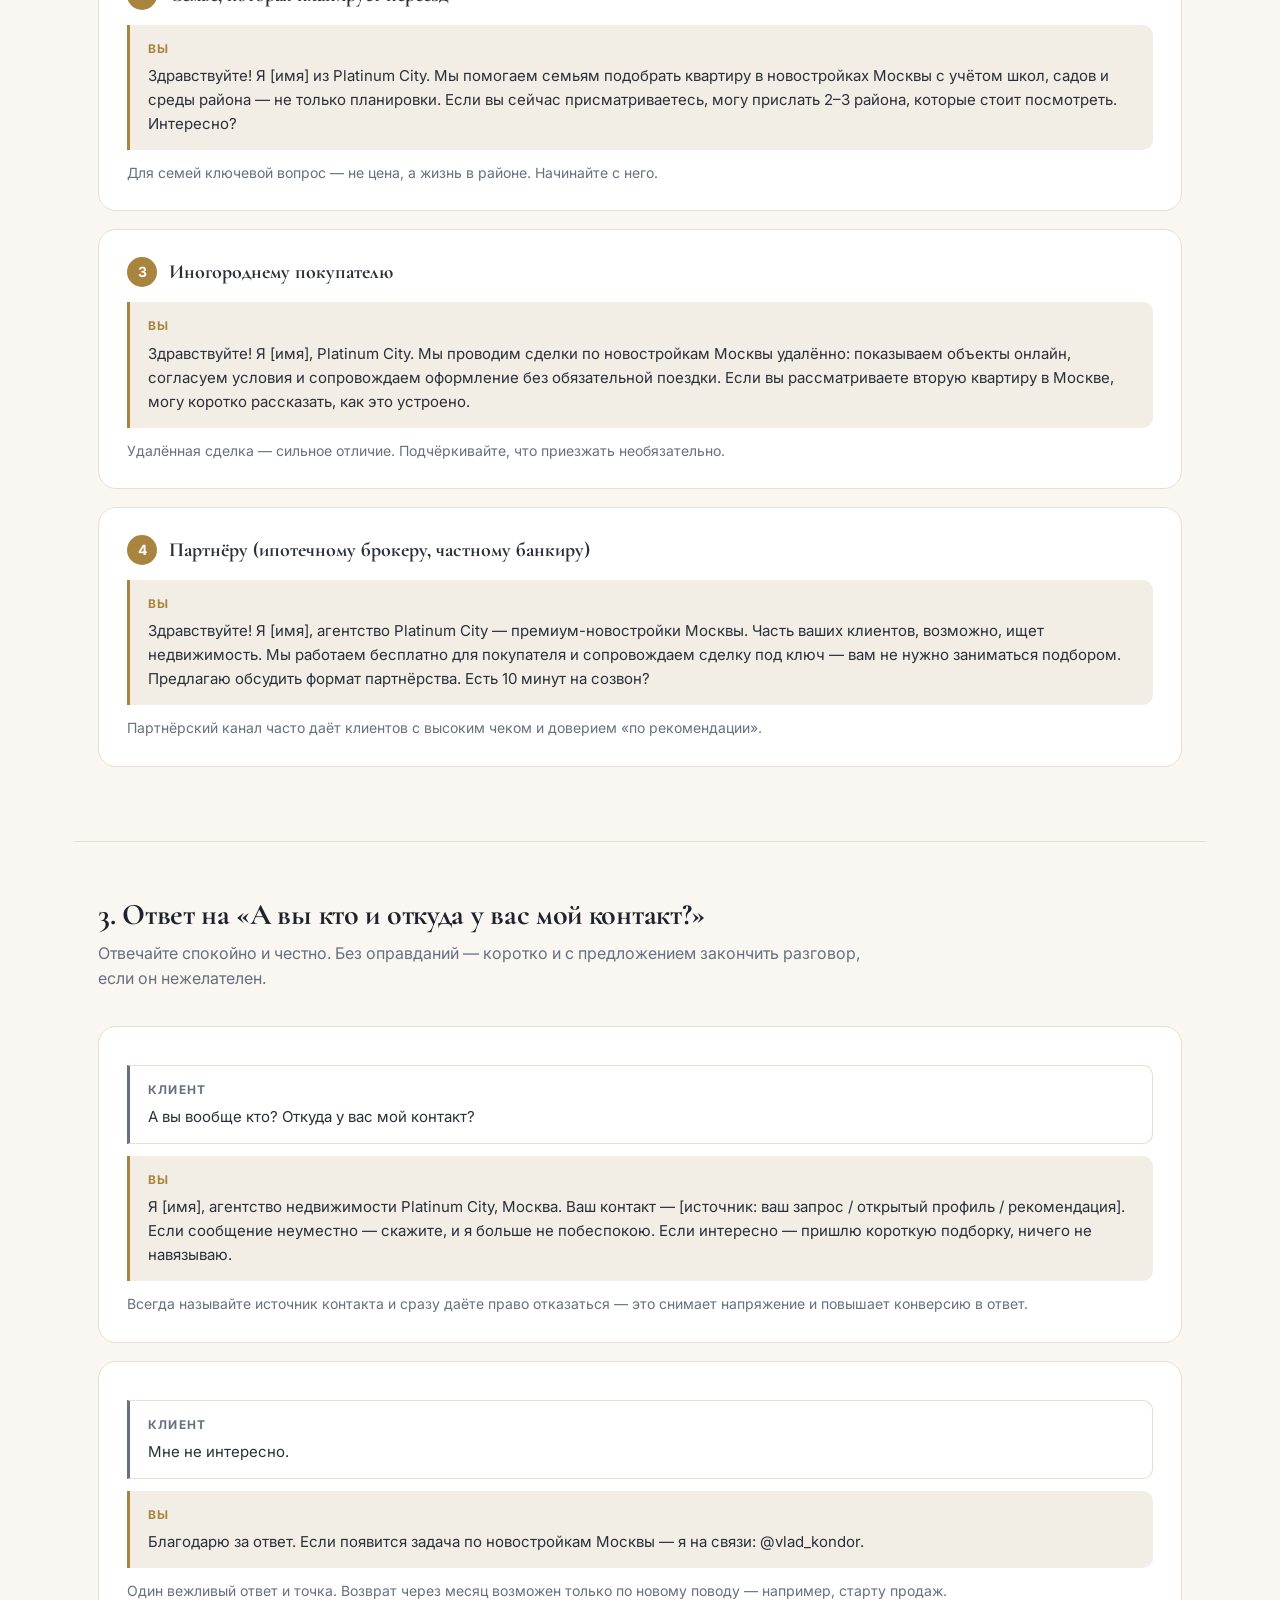
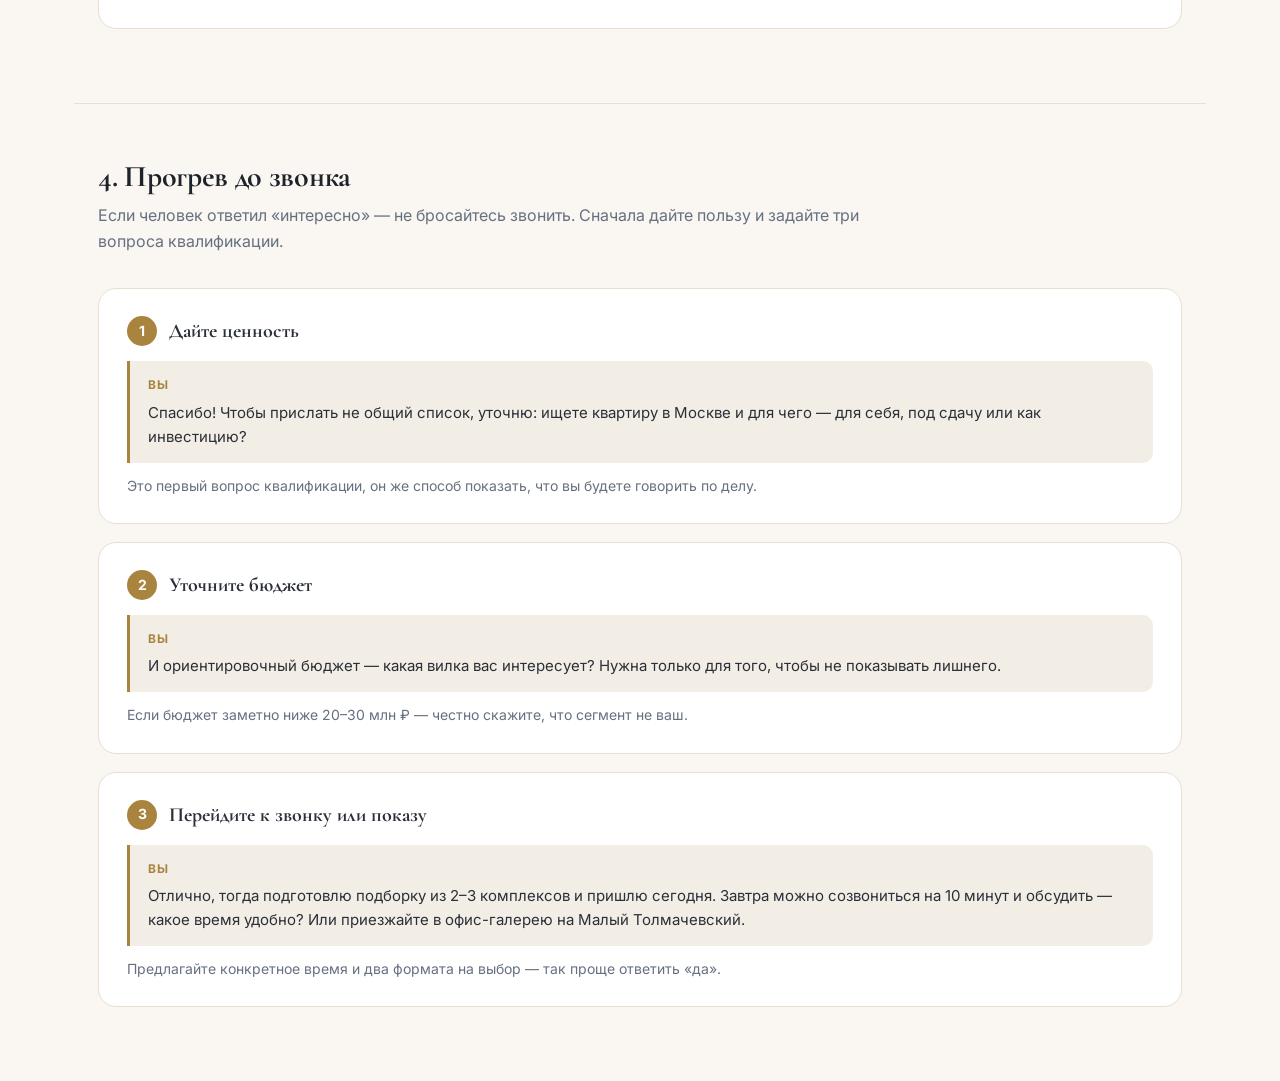
<file: outreach.html>
<!DOCTYPE html>
<html lang="ru">
<head>
<meta charset="UTF-8">
<meta name="viewport" content="width=device-width, initial-scale=1.0">
<title>Скрипт холодных сообщений — Platinum City</title>
<meta name="robots" content="noindex">
<link rel="icon" href="img/logo.svg" type="image/svg+xml">
<link rel="preconnect" href="https://fonts.googleapis.com">
<link rel="preconnect" href="https://fonts.gstatic.com" crossorigin>
<link href="https://fonts.googleapis.com/css2?family=Cormorant+Garamond:ital,wght@0,500;0,600;0,700;1,500;1,600&family=Inter:wght@400;500;600;700&display=swap" rel="stylesheet">
<link rel="stylesheet" href="styles.css">
<link rel="stylesheet" href="materials.css">
</head>
<body>

<div class="doc-bar">
  <div class="doc-bar__inner">
    <a href="index.html" class="doc-bar__back">← <span>Назад на сайт</span></a>
    <div class="doc-actions-wrap doc-bar__actions">
      <a href="materials.html" class="btn btn--outline">Все материалы</a>
    </div>
  </div>
</div>

<div class="container">

  <section class="doc-hero">
    <p class="section-tag">Материал 3 из 3</p>
    <h1>Как писать первым: аутрич для новостроек бизнес- и премиум-класса</h1>
    <p class="doc-hero__lead">Пока другие ждут заявок, вы можете сами выходить на тех, кто уже думает о покупке: инвесторов, семьи, переезжающих в Москву, иногородних. Здесь — готовые сообщения, ответы на «а вы кто» и правила, чтобы писать уважительно и без спама.</p>
    <nav class="toc">
      <a href="#rules">Правила</a>
      <a href="#first">Первое сообщение</a>
      <a href="#reply">«А вы кто?»</a>
      <a href="#follow">Прогрев</a>
    </nav>
  </section>

  <section class="doc-section" id="rules">
    <h2>1. Прежде чем писать</h2>
    <p class="doc-section__lead">Премиум-клиент не терпит навязчивости. Главное правило: пишите тем, у кого есть повод для разговора, и всегда давайте пользу, а не просьбу «купите у нас».</p>
    <div class="grid-2">
      <div class="card">
        <p class="card__title">Кому писать</p>
        <ul class="ul">
          <li>Тем, кто сам оставил запрос или интересовался новостройками (ваша база, ответы на публикации канала)</li>
          <li>Подписчикам вашего Telegram-канала и участникам профессиональных чатов — в рамках правил чата</li>
          <li>Партнёрам: ипотечным брокерам, частным банкирам, юристам, релокационным компаниям — у них есть ваши клиенты</li>
          <li>Клиентам прошлых сделок — за рекомендациями и с новыми предложениями</li>
        </ul>
      </div>
      <div class="card">
        <p class="card__title">Чего не делать</p>
        <ul class="ul">
          <li>Не рассылать один и тот же текст по чатам ЖК и незнакомым людям</li>
          <li>Не обещать «гарантированный рост цены» и «самую низкую цену»</li>
          <li>Не писать первым сообщением про комиссию, скидки и «успейте купить»</li>
          <li>Не продолжать переписку, если человек отказался</li>
        </ul>
      </div>
    </div>
  </section>

  <section class="doc-section" id="first">
    <h2>2. Первое сообщение</h2>
    <p class="doc-section__lead">Коротко, по делу, с конкретным поводом. Не больше 3–4 предложений.</p>
    <div class="card">
      <div class="card__head"><span class="card__step">1</span><p class="card__title">Инвестору</p></div>
      <div class="say"><span class="say__who">Вы</span>Здравствуйте! Меня зовут [имя], агентство Platinum City. Мы работаем с новостройками Москвы и следим за стартами продаж — сейчас есть несколько комплексов, где ещё можно зайти на ранней стадии. Если инвестиции в московскую недвижимость вам интересны, могу прислать короткую подборку. Уместно?</div>
      <p class="card__note">Говорите про стадию строительства и потенциал, но без обещаний доходности.</p>
    </div>
    <div class="card">
      <div class="card__head"><span class="card__step">2</span><p class="card__title">Семье, которая планирует переезд</p></div>
      <div class="say"><span class="say__who">Вы</span>Здравствуйте! Я [имя] из Platinum City. Мы помогаем семьям подобрать квартиру в новостройках Москвы с учётом школ, садов и среды района — не только планировки. Если вы сейчас присматриваетесь, могу прислать 2–3 района, которые стоит посмотреть. Интересно?</div>
      <p class="card__note">Для семей ключевой вопрос — не цена, а жизнь в районе. Начинайте с него.</p>
    </div>
    <div class="card">
      <div class="card__head"><span class="card__step">3</span><p class="card__title">Иногороднему покупателю</p></div>
      <div class="say"><span class="say__who">Вы</span>Здравствуйте! Я [имя], Platinum City. Мы проводим сделки по новостройкам Москвы удалённо: показываем объекты онлайн, согласуем условия и сопровождаем оформление без обязательной поездки. Если вы рассматриваете вторую квартиру в Москве, могу коротко рассказать, как это устроено.</div>
      <p class="card__note">Удалённая сделка — сильное отличие. Подчёркивайте, что приезжать необязательно.</p>
    </div>
    <div class="card">
      <div class="card__head"><span class="card__step">4</span><p class="card__title">Партнёру (ипотечному брокеру, частному банкиру)</p></div>
      <div class="say"><span class="say__who">Вы</span>Здравствуйте! Я [имя], агентство Platinum City — премиум-новостройки Москвы. Часть ваших клиентов, возможно, ищет недвижимость. Мы работаем бесплатно для покупателя и сопровождаем сделку под ключ — вам не нужно заниматься подбором. Предлагаю обсудить формат партнёрства. Есть 10 минут на созвон?</div>
      <p class="card__note">Партнёрский канал часто даёт клиентов с высоким чеком и доверием «по рекомендации».</p>
    </div>
  </section>

  <section class="doc-section" id="reply">
    <h2>3. Ответ на «А вы кто и откуда у вас мой контакт?»</h2>
    <p class="doc-section__lead">Отвечайте спокойно и честно. Без оправданий — коротко и с предложением закончить разговор, если он нежелателен.</p>
    <div class="card">
      <div class="say say--client"><span class="say__who">Клиент</span>А вы вообще кто? Откуда у вас мой контакт?</div><div class="say"><span class="say__who">Вы</span>Я [имя], агентство недвижимости Platinum City, Москва. Ваш контакт — [источник: ваш запрос / открытый профиль / рекомендация]. Если сообщение неуместно — скажите, и я больше не побеспокою. Если интересно — пришлю короткую подборку, ничего не навязываю.</div>
      <p class="card__note">Всегда называйте источник контакта и сразу даёте право отказаться — это снимает напряжение и повышает конверсию в ответ.</p>
    </div>
    <div class="card">
      <div class="say say--client"><span class="say__who">Клиент</span>Мне не интересно.</div><div class="say"><span class="say__who">Вы</span>Благодарю за ответ. Если появится задача по новостройкам Москвы — я на связи: @vlad_kondor.</div>
      <p class="card__note">Один вежливый ответ и точка. Возврат через месяц возможен только по новому поводу — например, старту продаж.</p>
    </div>
  </section>

  <section class="doc-section" id="follow">
    <h2>4. Прогрев до звонка</h2>
    <p class="doc-section__lead">Если человек ответил «интересно» — не бросайтесь звонить. Сначала дайте пользу и задайте три вопроса квалификации.</p>
    <div class="card">
      <div class="card__head"><span class="card__step">1</span><p class="card__title">Дайте ценность</p></div>
      <div class="say"><span class="say__who">Вы</span>Спасибо! Чтобы прислать не общий список, уточню: ищете квартиру в Москве и для чего — для себя, под сдачу или как инвестицию?</div>
      <p class="card__note">Это первый вопрос квалификации, он же способ показать, что вы будете говорить по делу.</p>
    </div>
    <div class="card">
      <div class="card__head"><span class="card__step">2</span><p class="card__title">Уточните бюджет</p></div>
      <div class="say"><span class="say__who">Вы</span>И ориентировочный бюджет — какая вилка вас интересует? Нужна только для того, чтобы не показывать лишнего.</div>
      <p class="card__note">Если бюджет заметно ниже 20–30 млн ₽ — честно скажите, что сегмент не ваш.</p>
    </div>
    <div class="card">
      <div class="card__head"><span class="card__step">3</span><p class="card__title">Перейдите к звонку или показу</p></div>
      <div class="say"><span class="say__who">Вы</span>Отлично, тогда подготовлю подборку из 2–3 комплексов и пришлю сегодня. Завтра можно созвониться на 10 минут и обсудить — какое время удобно? Или приезжайте в офис-галерею на Малый Толмачевский.</div>
      <p class="card__note">Предлагайте конкретное время и два формата на выбор — так проще ответить «да».</p>
    </div>
  </section>

</div>

<script src="script.js"></script>
</body>
</html>
</file>
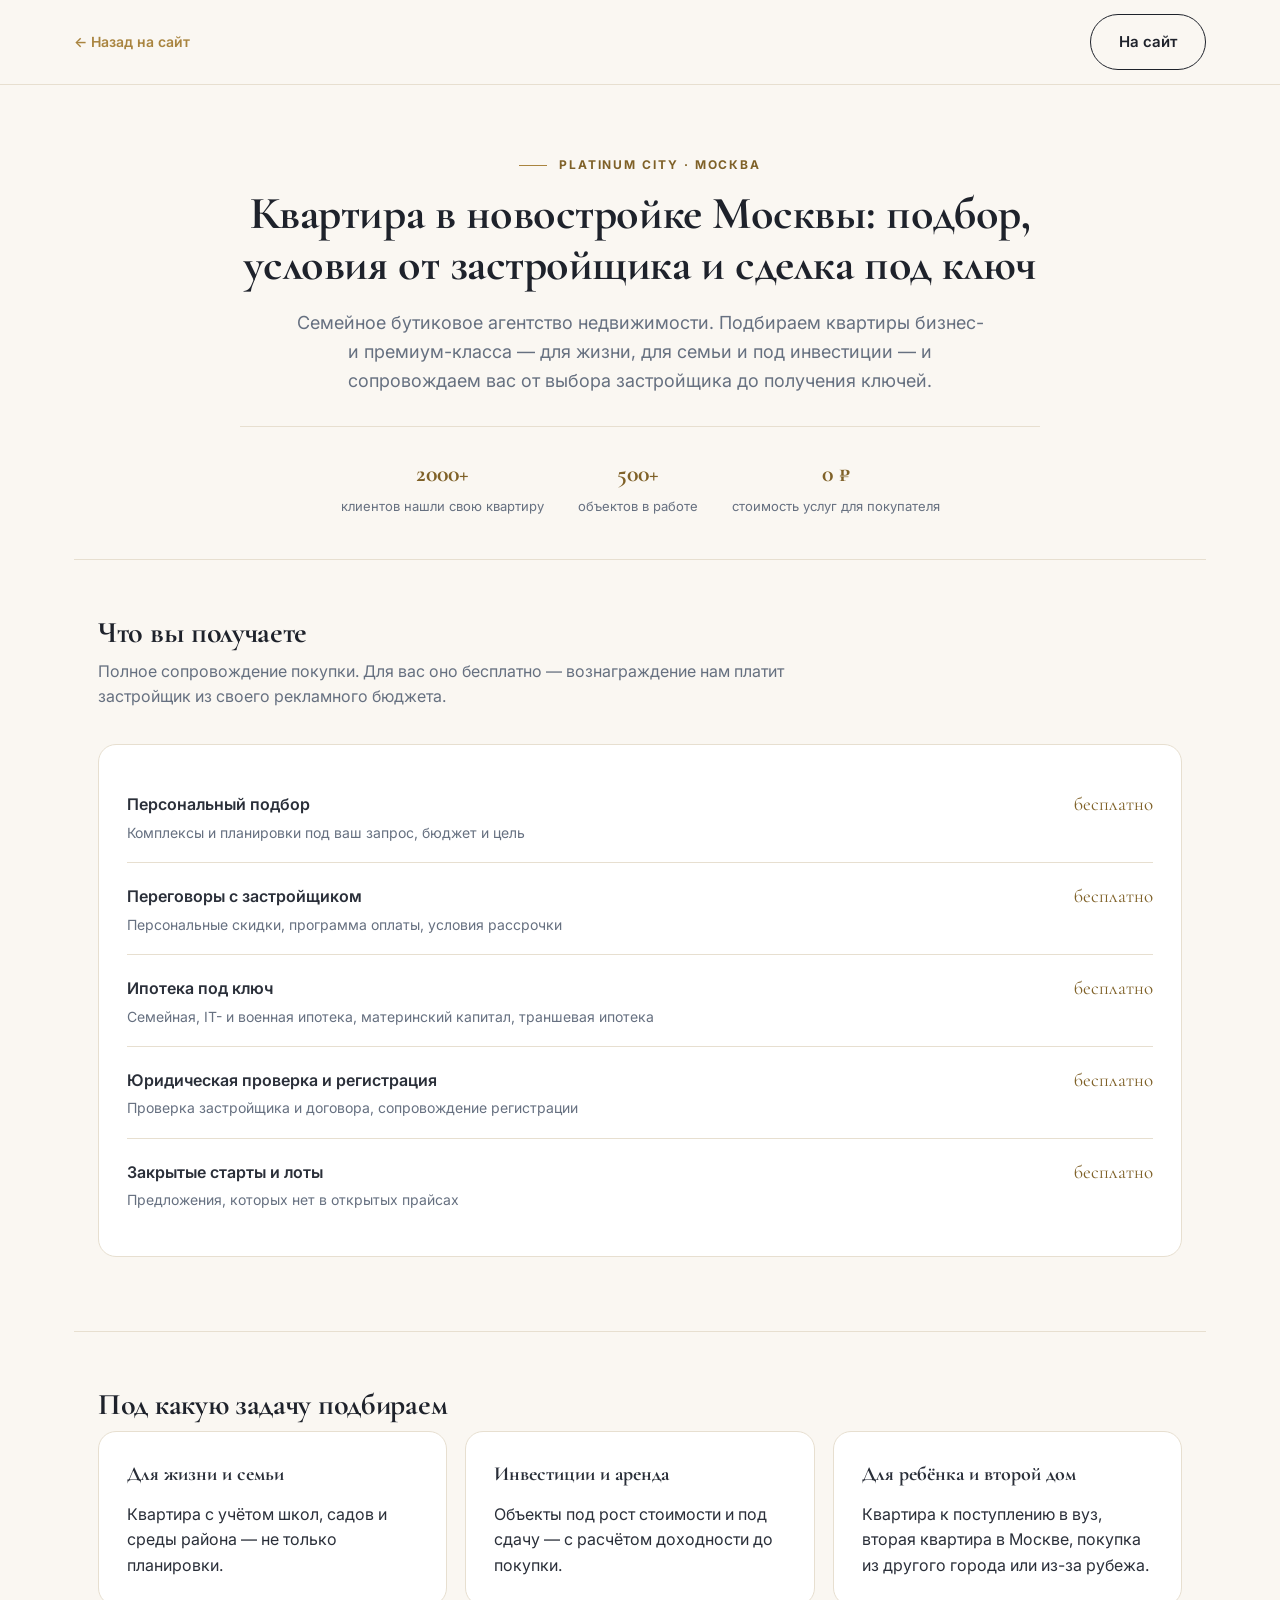
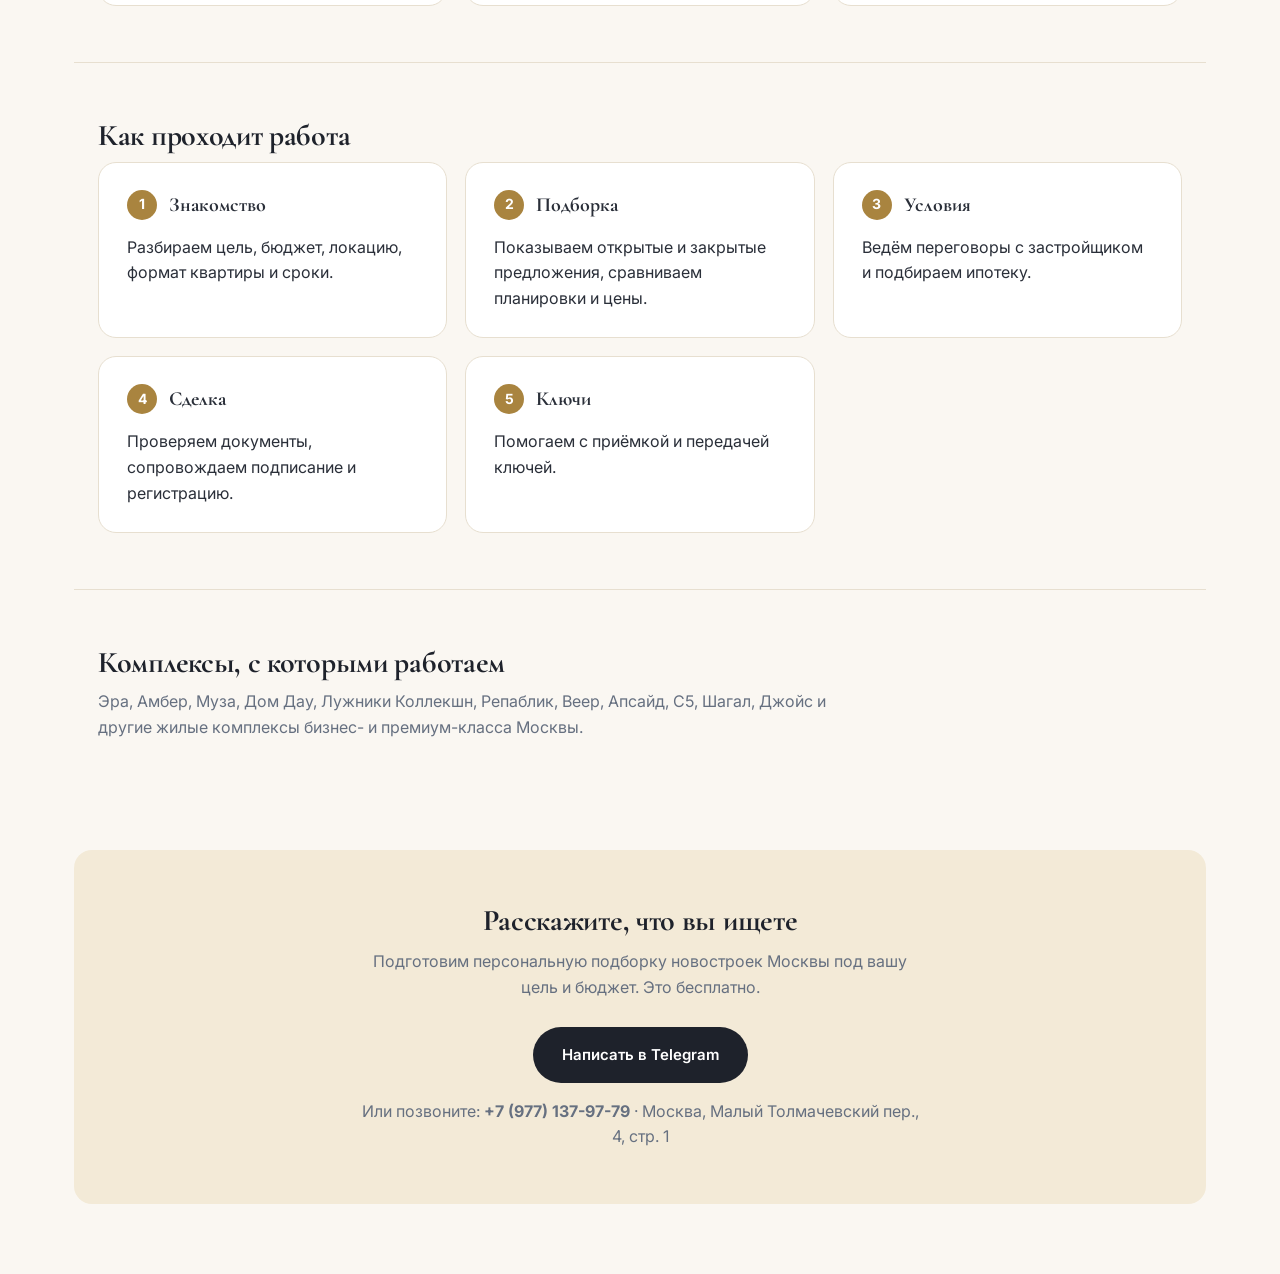
<file: presentation.html>
<!DOCTYPE html>
<html lang="ru">
<head>
<meta charset="UTF-8">
<meta name="viewport" content="width=device-width, initial-scale=1.0">
<title>Platinum City — новостройки бизнес- и премиум-класса в Москве</title>
<meta name="robots" content="noindex">
<link rel="icon" href="img/logo.svg" type="image/svg+xml">
<link rel="preconnect" href="https://fonts.googleapis.com">
<link rel="preconnect" href="https://fonts.gstatic.com" crossorigin>
<link href="https://fonts.googleapis.com/css2?family=Cormorant+Garamond:ital,wght@0,500;0,600;0,700;1,500;1,600&family=Inter:wght@400;500;600;700&display=swap" rel="stylesheet">
<link rel="stylesheet" href="styles.css">
<link rel="stylesheet" href="materials.css">
</head>
<body>

<div class="doc-bar">
  <div class="doc-bar__inner">
    <a href="index.html" class="doc-bar__back">← <span>Назад на сайт</span></a>
    <div class="doc-actions-wrap doc-bar__actions">
      <a href="index.html" class="btn btn--outline">На сайт</a>
    </div>
  </div>
</div>

<div class="container">

  <section class="pitch">
    <p class="section-tag eyebrow--center">Platinum City · Москва</p>
    <h1>Квартира в новостройке Москвы: подбор, условия от застройщика и сделка под ключ</h1>
    <p class="pitch__lead">Семейное бутиковое агентство недвижимости. Подбираем квартиры бизнес- и премиум-класса — для жизни, для семьи и под инвестиции — и сопровождаем вас от выбора застройщика до получения ключей.</p>
    <div class="pitch__meta">
      <div><b>2000+</b><span>клиентов нашли свою квартиру</span></div>
      <div><b>500+</b><span>объектов в работе</span></div>
      <div><b>0 ₽</b><span>стоимость услуг для покупателя</span></div>
    </div>
  </section>

  <section class="doc-section">
    <h2>Что вы получаете</h2>
    <p class="doc-section__lead">Полное сопровождение покупки. Для вас оно бесплатно — вознаграждение нам платит застройщик из своего рекламного бюджета.</p>
    <div class="card">
      <div class="offer">
        <div><span class="offer__name">Персональный подбор</span><span class="offer__desc">Комплексы и планировки под ваш запрос, бюджет и цель</span></div>
        <span class="offer__price">бесплатно</span>
      </div>
      <div class="offer">
        <div><span class="offer__name">Переговоры с застройщиком</span><span class="offer__desc">Персональные скидки, программа оплаты, условия рассрочки</span></div>
        <span class="offer__price">бесплатно</span>
      </div>
      <div class="offer">
        <div><span class="offer__name">Ипотека под ключ</span><span class="offer__desc">Семейная, IT- и военная ипотека, материнский капитал, траншевая ипотека</span></div>
        <span class="offer__price">бесплатно</span>
      </div>
      <div class="offer">
        <div><span class="offer__name">Юридическая проверка и регистрация</span><span class="offer__desc">Проверка застройщика и договора, сопровождение регистрации</span></div>
        <span class="offer__price">бесплатно</span>
      </div>
      <div class="offer">
        <div><span class="offer__name">Закрытые старты и лоты</span><span class="offer__desc">Предложения, которых нет в открытых прайсах</span></div>
        <span class="offer__price">бесплатно</span>
      </div>
    </div>
  </section>

  <section class="doc-section">
    <h2>Под какую задачу подбираем</h2>
    <div class="grid-3">
      <div class="card"><p class="card__title">Для жизни и семьи</p><p>Квартира с учётом школ, садов и среды района — не только планировки.</p></div>
      <div class="card"><p class="card__title">Инвестиции и аренда</p><p>Объекты под рост стоимости и под сдачу — с расчётом доходности до покупки.</p></div>
      <div class="card"><p class="card__title">Для ребёнка и второй дом</p><p>Квартира к поступлению в вуз, вторая квартира в Москве, покупка из другого города или из-за рубежа.</p></div>
    </div>
  </section>

  <section class="doc-section">
    <h2>Как проходит работа</h2>
    <div class="grid-3">
      <div class="card"><div class="card__head"><span class="card__step">1</span><p class="card__title">Знакомство</p></div><p>Разбираем цель, бюджет, локацию, формат квартиры и сроки.</p></div>
      <div class="card"><div class="card__head"><span class="card__step">2</span><p class="card__title">Подборка</p></div><p>Показываем открытые и закрытые предложения, сравниваем планировки и цены.</p></div>
      <div class="card"><div class="card__head"><span class="card__step">3</span><p class="card__title">Условия</p></div><p>Ведём переговоры с застройщиком и подбираем ипотеку.</p></div>
      <div class="card"><div class="card__head"><span class="card__step">4</span><p class="card__title">Сделка</p></div><p>Проверяем документы, сопровождаем подписание и регистрацию.</p></div>
      <div class="card"><div class="card__head"><span class="card__step">5</span><p class="card__title">Ключи</p></div><p>Помогаем с приёмкой и передачей ключей.</p></div>
    </div>
  </section>

  <section class="doc-section">
    <h2>Комплексы, с которыми работаем</h2>
    <p class="doc-section__lead">Эра, Амбер, Муза, Дом Дау, Лужники Коллекшн, Репаблик, Веер, Апсайд, С5, Шагал, Джойс и другие жилые комплексы бизнес- и премиум-класса Москвы.</p>
  </section>

  <section class="cta-final">
    <h2>Расскажите, что вы ищете</h2>
    <p>Подготовим персональную подборку новостроек Москвы под вашу цель и бюджет. Это бесплатно.</p>
    <a href="https://t.me/vlad_kondor" target="_blank" rel="noopener" class="btn btn--primary">Написать в Telegram</a>
    <p style="margin-top:16px;margin-bottom:0">Или позвоните: <a href="tel:+79771379779"><b>+7 (977) 137-97-79</b></a> · Москва, Малый Толмачевский пер., 4, стр. 1</p>
  </section>

</div>

<script src="script.js"></script>
</body>
</html>
</file>
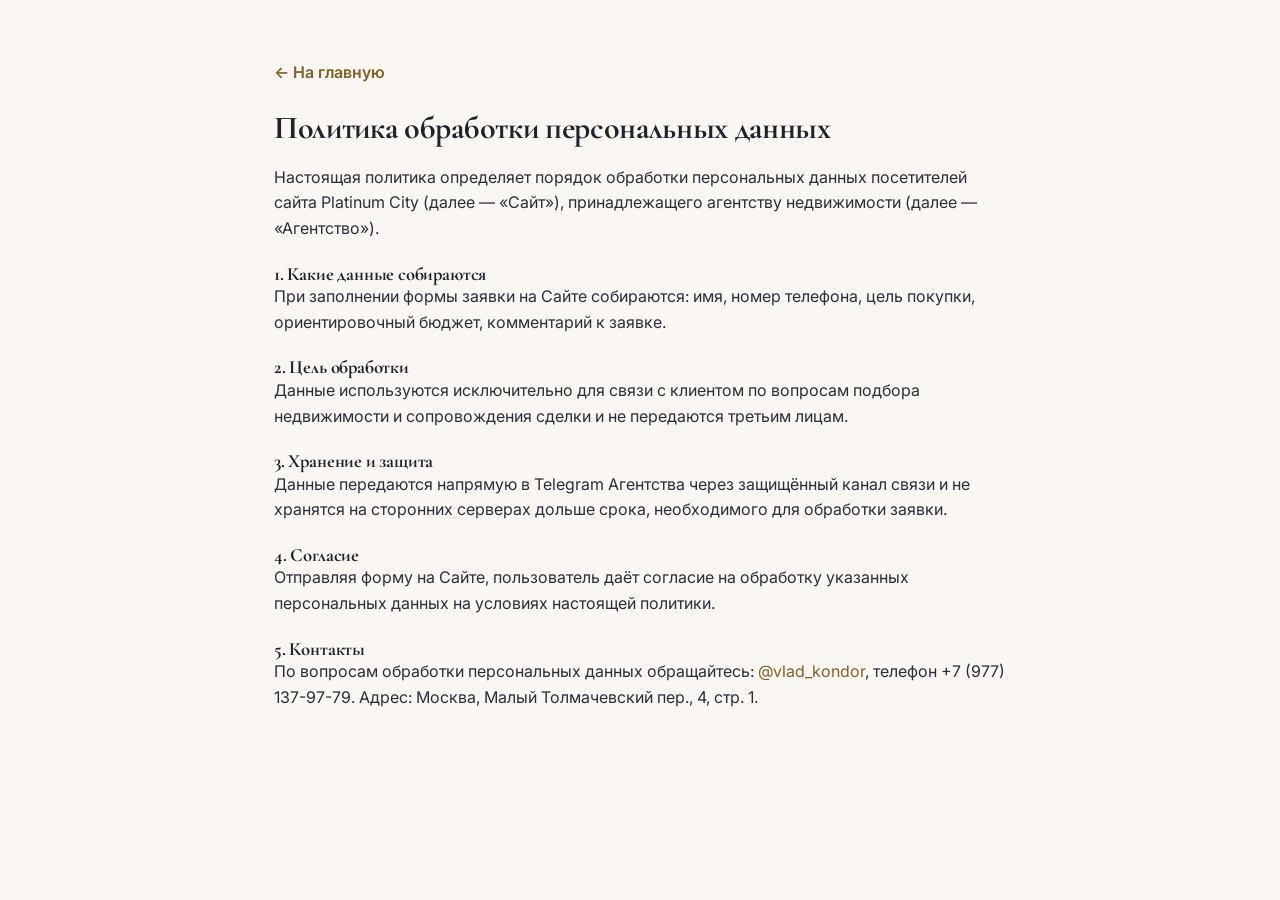
<file: privacy.html>
<!DOCTYPE html>
<html lang="ru">
<head>
<meta charset="UTF-8">
<meta name="viewport" content="width=device-width, initial-scale=1.0">
<title>Политика обработки персональных данных — Platinum City</title>
<link href="https://fonts.googleapis.com/css2?family=Cormorant+Garamond:wght@600;700&family=Inter:wght@400;600&display=swap" rel="stylesheet">
<link rel="stylesheet" href="styles.css">
</head>
<body>
<div class="container" style="padding: 60px 24px; max-width: 780px;">
  <a href="index.html" style="color: var(--clr-accent-dark); font-weight: 600;">← На главную</a>
  <h1 style="margin-top: 24px; margin-bottom: 20px;">Политика обработки персональных данных</h1>
  <p>Настоящая политика определяет порядок обработки персональных данных посетителей сайта Platinum City (далее — «Сайт»), принадлежащего агентству недвижимости (далее — «Агентство»).</p>
  <h3 style="margin-top:22px">1. Какие данные собираются</h3>
  <p>При заполнении формы заявки на Сайте собираются: имя, номер телефона, цель покупки, ориентировочный бюджет, комментарий к заявке.</p>
  <h3 style="margin-top:22px">2. Цель обработки</h3>
  <p>Данные используются исключительно для связи с клиентом по вопросам подбора недвижимости и сопровождения сделки и не передаются третьим лицам.</p>
  <h3 style="margin-top:22px">3. Хранение и защита</h3>
  <p>Данные передаются напрямую в Telegram Агентства через защищённый канал связи и не хранятся на сторонних серверах дольше срока, необходимого для обработки заявки.</p>
  <h3 style="margin-top:22px">4. Согласие</h3>
  <p>Отправляя форму на Сайте, пользователь даёт согласие на обработку указанных персональных данных на условиях настоящей политики.</p>
  <h3 style="margin-top:22px">5. Контакты</h3>
  <p>По вопросам обработки персональных данных обращайтесь: <a href="https://t.me/vlad_kondor" target="_blank" rel="noopener" style="color:var(--clr-accent-dark)">@vlad_kondor</a>, телефон +7 (977) 137-97-79. Адрес: Москва, Малый Толмачевский пер., 4, стр. 1.</p>
</div>
</body>
</html>
</file>
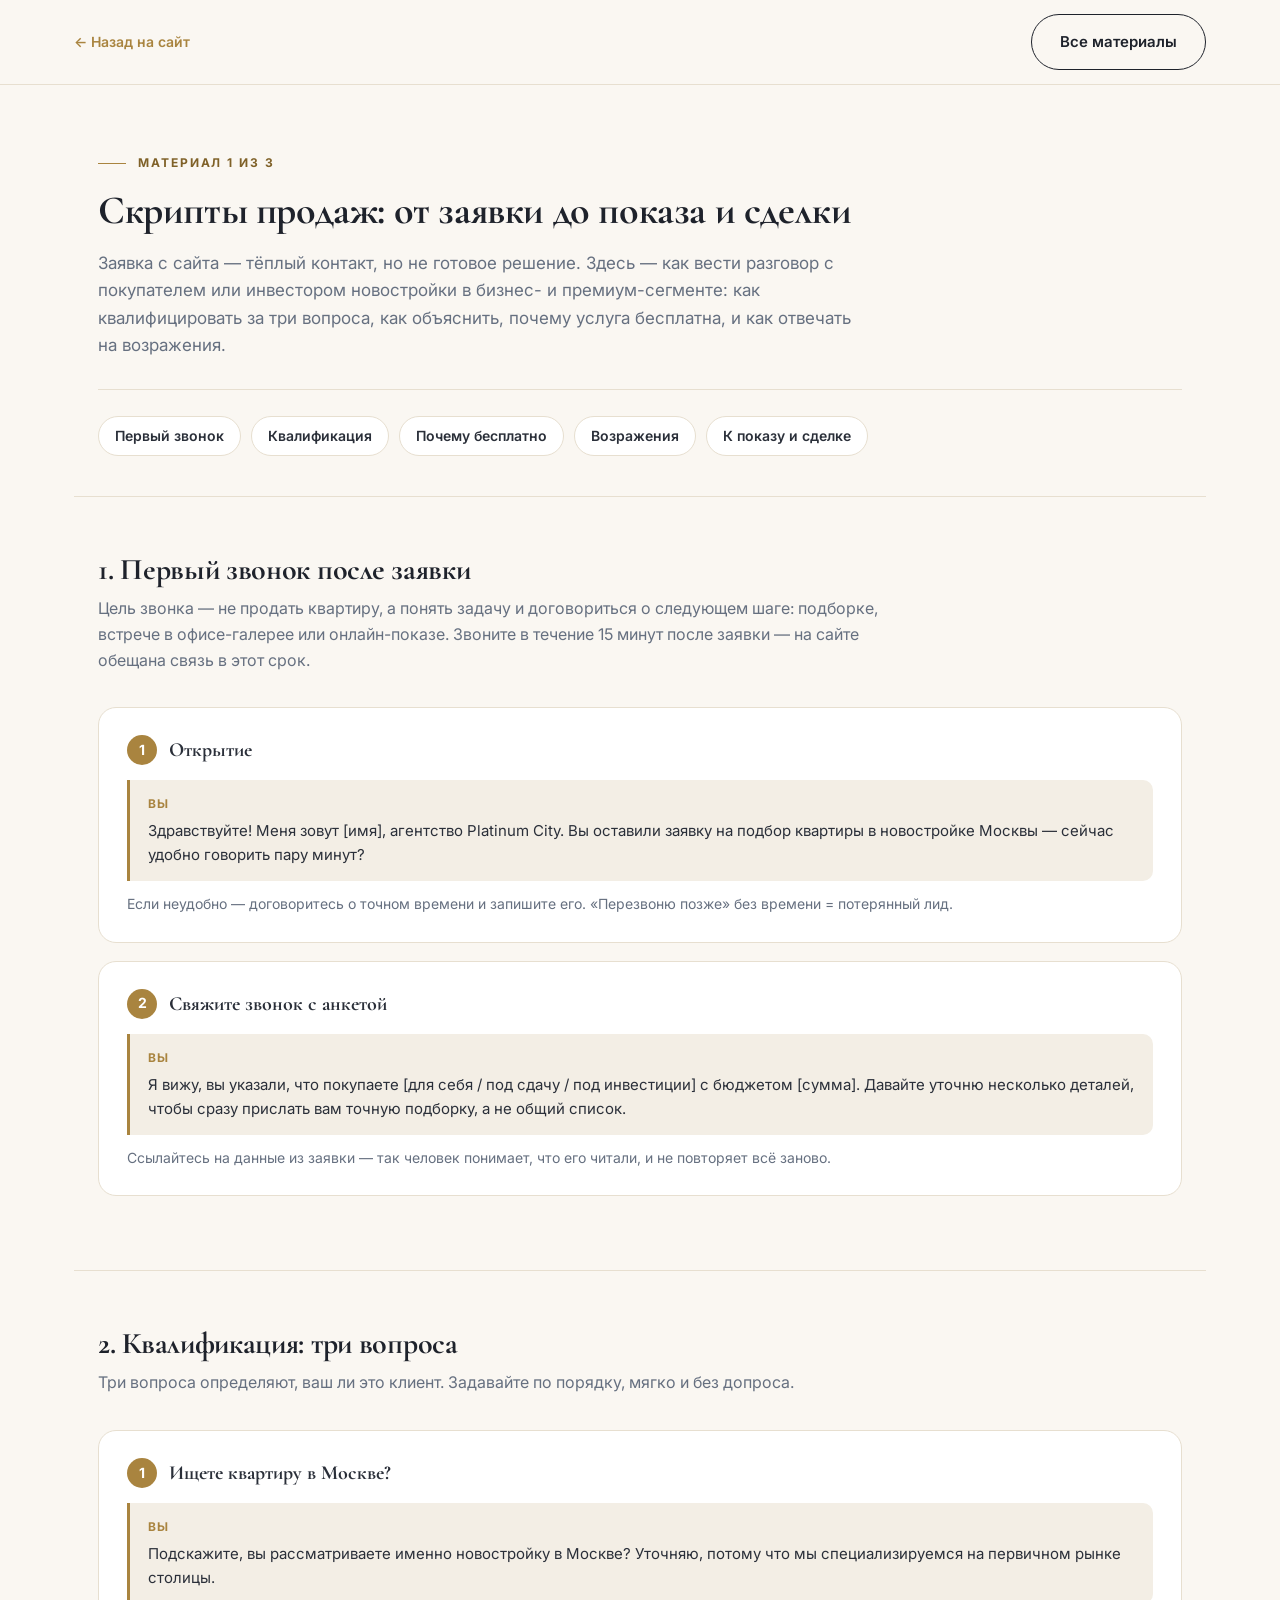
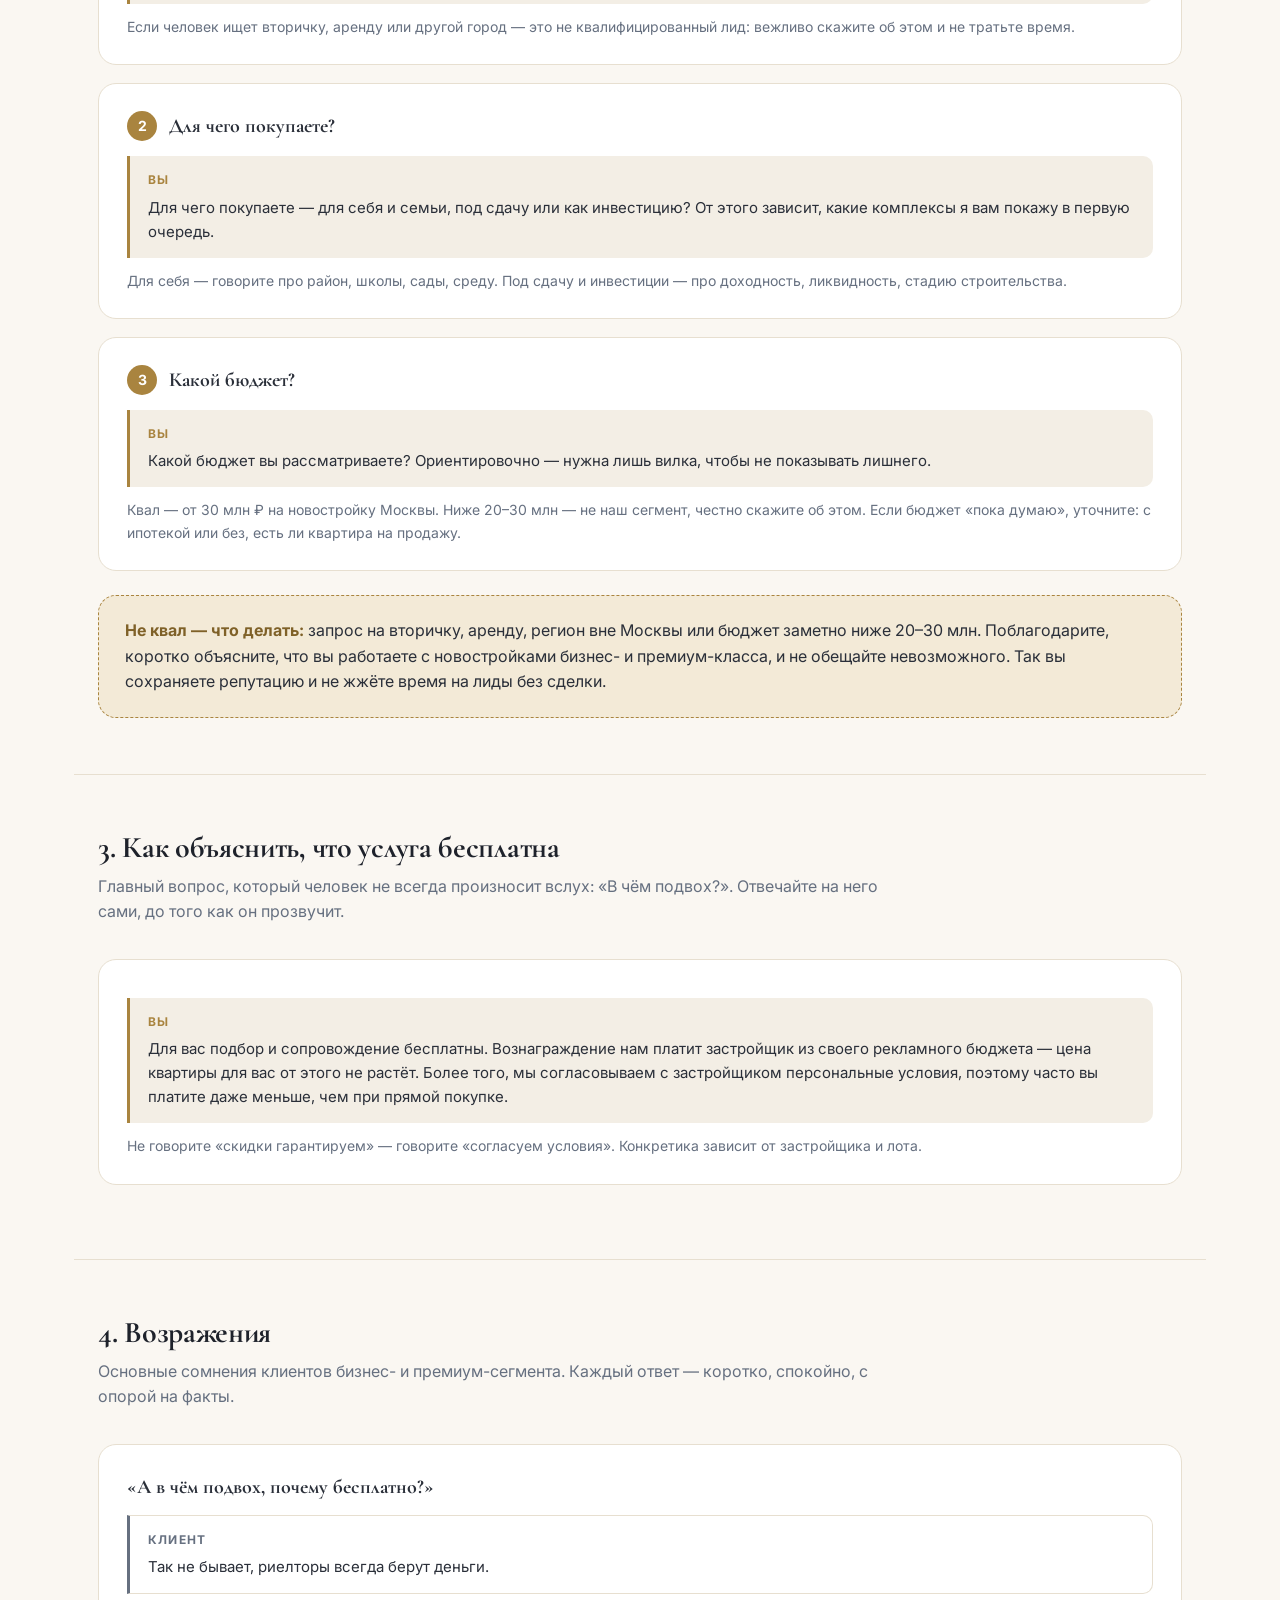
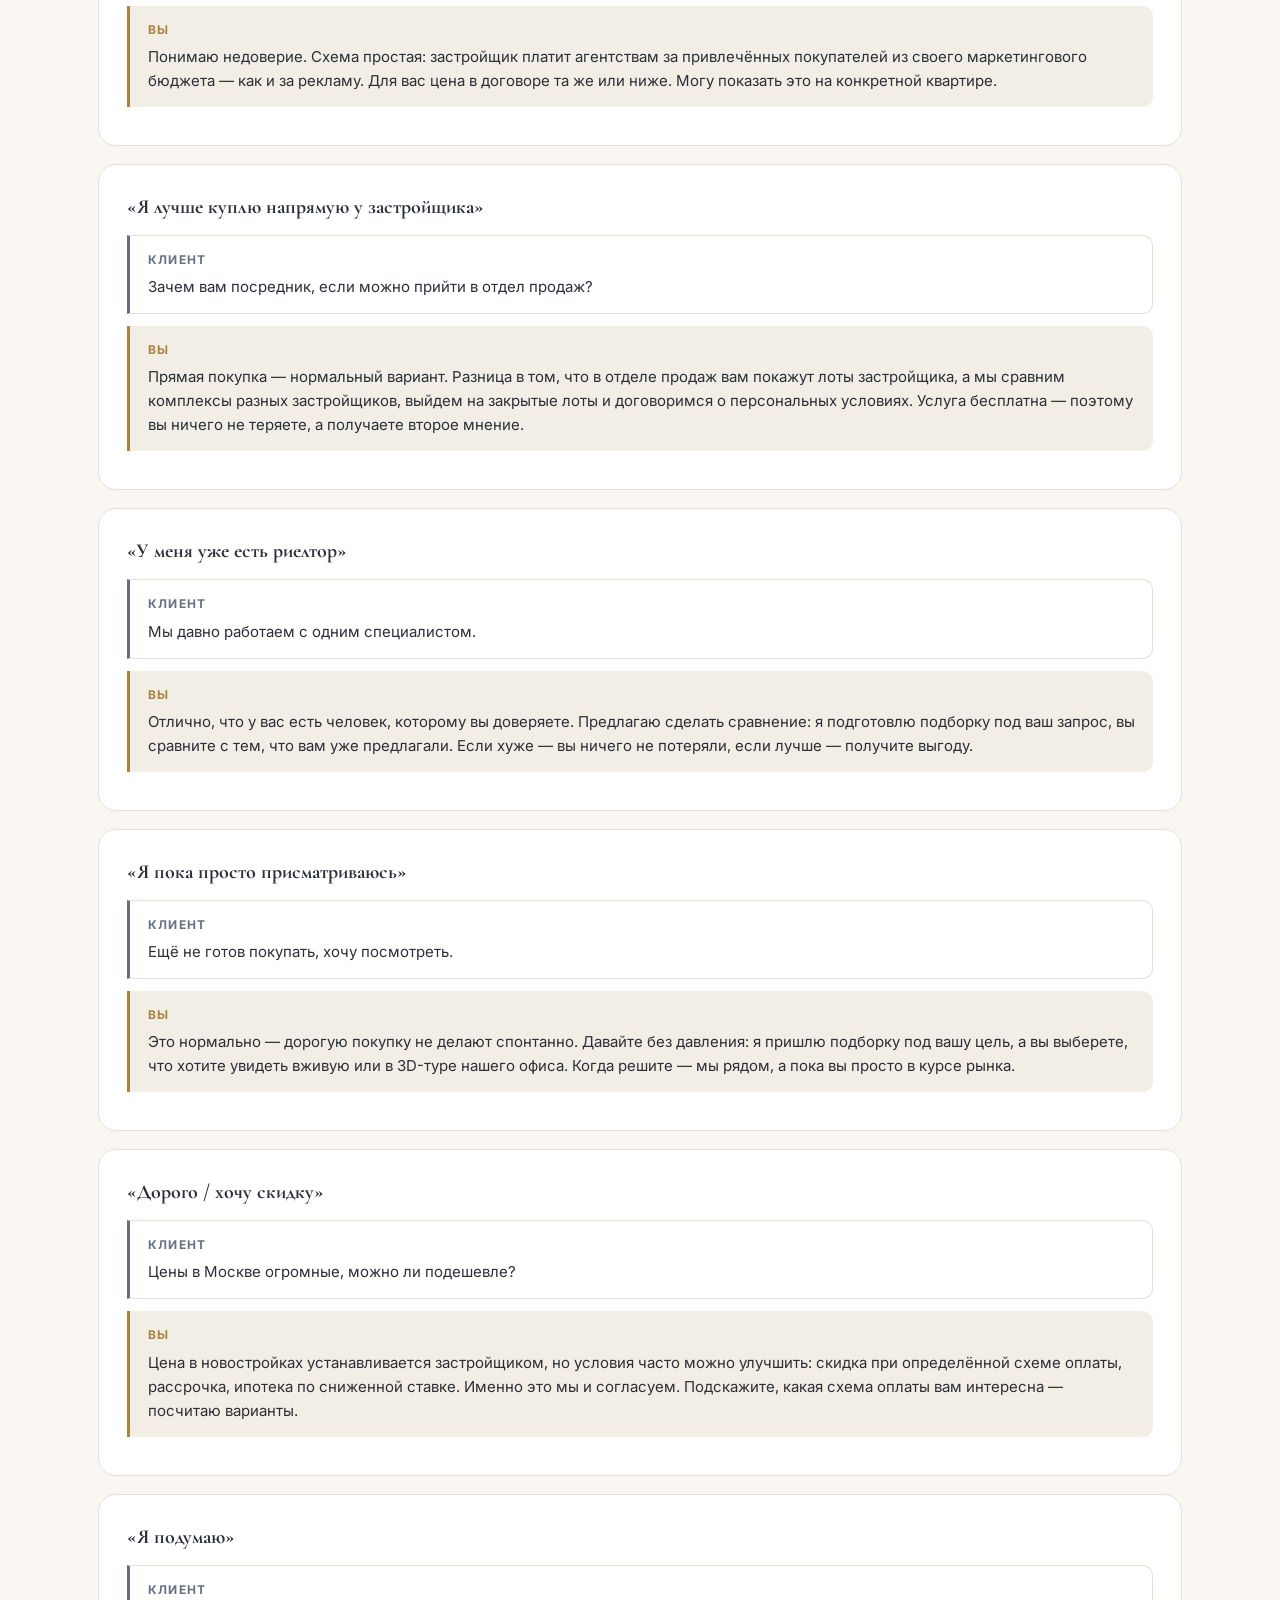
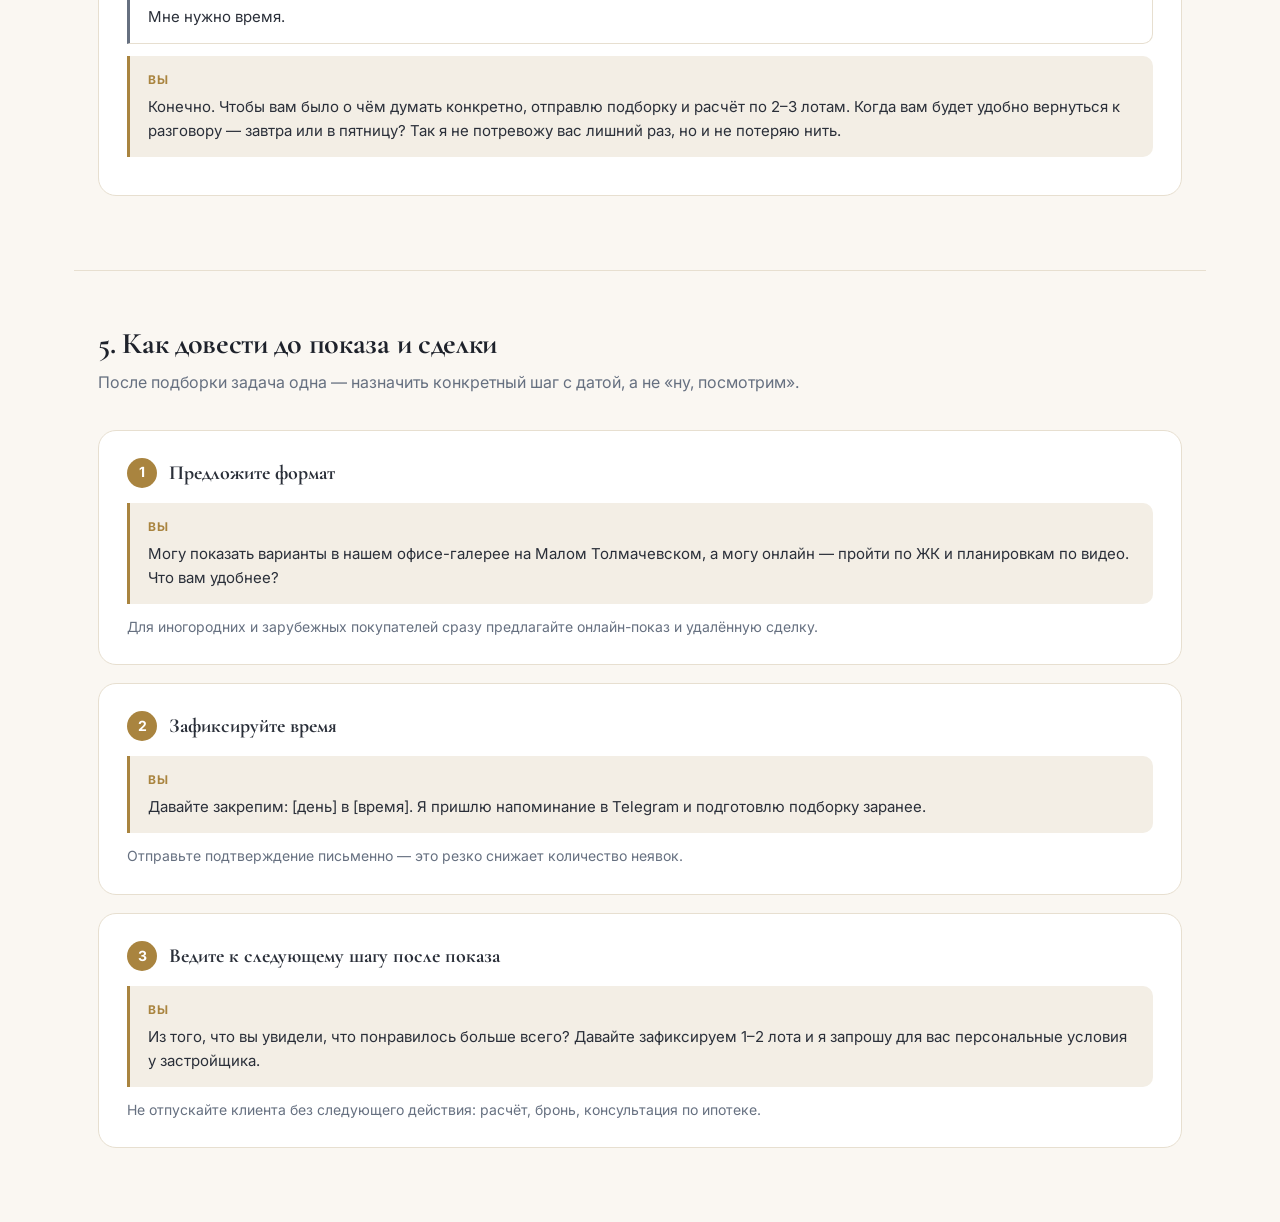
<file: scripts.html>
<!DOCTYPE html>
<html lang="ru">
<head>
<meta charset="UTF-8">
<meta name="viewport" content="width=device-width, initial-scale=1.0">
<title>Скрипты продаж — Platinum City</title>
<meta name="robots" content="noindex">
<link rel="icon" href="img/logo.svg" type="image/svg+xml">
<link rel="preconnect" href="https://fonts.googleapis.com">
<link rel="preconnect" href="https://fonts.gstatic.com" crossorigin>
<link href="https://fonts.googleapis.com/css2?family=Cormorant+Garamond:ital,wght@0,500;0,600;0,700;1,500;1,600&family=Inter:wght@400;500;600;700&display=swap" rel="stylesheet">
<link rel="stylesheet" href="styles.css">
<link rel="stylesheet" href="materials.css">
</head>
<body>

<div class="doc-bar">
  <div class="doc-bar__inner">
    <a href="index.html" class="doc-bar__back">← <span>Назад на сайт</span></a>
    <div class="doc-actions-wrap doc-bar__actions">
      <a href="materials.html" class="btn btn--outline">Все материалы</a>
    </div>
  </div>
</div>

<div class="container">

  <section class="doc-hero">
    <p class="section-tag">Материал 1 из 3</p>
    <h1>Скрипты продаж: от заявки до показа и сделки</h1>
    <p class="doc-hero__lead">Заявка с сайта — тёплый контакт, но не готовое решение. Здесь — как вести разговор с покупателем или инвестором новостройки в бизнес- и премиум-сегменте: как квалифицировать за три вопроса, как объяснить, почему услуга бесплатна, и как отвечать на возражения.</p>
    <nav class="toc">
      <a href="#first-call">Первый звонок</a>
      <a href="#qualify">Квалификация</a>
      <a href="#free">Почему бесплатно</a>
      <a href="#objections">Возражения</a>
      <a href="#close">К показу и сделке</a>
    </nav>
  </section>

  <section class="doc-section" id="first-call">
    <h2>1. Первый звонок после заявки</h2>
    <p class="doc-section__lead">Цель звонка — не продать квартиру, а понять задачу и договориться о следующем шаге: подборке, встрече в офисе-галерее или онлайн-показе. Звоните в течение 15 минут после заявки — на сайте обещана связь в этот срок.</p>
    <div class="card">
      <div class="card__head"><span class="card__step">1</span><p class="card__title">Открытие</p></div>
      <div class="say"><span class="say__who">Вы</span>Здравствуйте! Меня зовут [имя], агентство Platinum City. Вы оставили заявку на подбор квартиры в новостройке Москвы — сейчас удобно говорить пару минут?</div><p class="card__note" style="margin-top:12px">Если неудобно — договоритесь о точном времени и запишите его. «Перезвоню позже» без времени = потерянный лид.</p>
      
    </div>
    <div class="card">
      <div class="card__head"><span class="card__step">2</span><p class="card__title">Свяжите звонок с анкетой</p></div>
      <div class="say"><span class="say__who">Вы</span>Я вижу, вы указали, что покупаете [для себя / под сдачу / под инвестиции] с бюджетом [сумма]. Давайте уточню несколько деталей, чтобы сразу прислать вам точную подборку, а не общий список.</div>
      <p class="card__note">Ссылайтесь на данные из заявки — так человек понимает, что его читали, и не повторяет всё заново.</p>
    </div>
  </section>

  <section class="doc-section" id="qualify">
    <h2>2. Квалификация: три вопроса</h2>
    <p class="doc-section__lead">Три вопроса определяют, ваш ли это клиент. Задавайте по порядку, мягко и без допроса.</p>
    <div class="card">
      <div class="card__head"><span class="card__step">1</span><p class="card__title">Ищете квартиру в Москве?</p></div>
      <div class="say"><span class="say__who">Вы</span>Подскажите, вы рассматриваете именно новостройку в Москве? Уточняю, потому что мы специализируемся на первичном рынке столицы.</div>
      <p class="card__note">Если человек ищет вторичку, аренду или другой город — это не квалифицированный лид: вежливо скажите об этом и не тратьте время.</p>
    </div>
    <div class="card">
      <div class="card__head"><span class="card__step">2</span><p class="card__title">Для чего покупаете?</p></div>
      <div class="say"><span class="say__who">Вы</span>Для чего покупаете — для себя и семьи, под сдачу или как инвестицию? От этого зависит, какие комплексы я вам покажу в первую очередь.</div>
      <p class="card__note">Для себя — говорите про район, школы, сады, среду. Под сдачу и инвестиции — про доходность, ликвидность, стадию строительства.</p>
    </div>
    <div class="card">
      <div class="card__head"><span class="card__step">3</span><p class="card__title">Какой бюджет?</p></div>
      <div class="say"><span class="say__who">Вы</span>Какой бюджет вы рассматриваете? Ориентировочно — нужна лишь вилка, чтобы не показывать лишнего.</div>
      <p class="card__note">Квал — от 30 млн ₽ на новостройку Москвы. Ниже 20–30 млн — не наш сегмент, честно скажите об этом. Если бюджет «пока думаю», уточните: с ипотекой или без, есть ли квартира на продажу.</p>
    </div>
    <div class="tip">
      <strong>Не квал — что делать:</strong> запрос на вторичку, аренду, регион вне Москвы или бюджет заметно ниже 20–30 млн. Поблагодарите, коротко объясните, что вы работаете с новостройками бизнес- и премиум-класса, и не обещайте невозможного. Так вы сохраняете репутацию и не жжёте время на лиды без сделки.
    </div>
  </section>

  <section class="doc-section" id="free">
    <h2>3. Как объяснить, что услуга бесплатна</h2>
    <p class="doc-section__lead">Главный вопрос, который человек не всегда произносит вслух: «В чём подвох?». Отвечайте на него сами, до того как он прозвучит.</p>
    <div class="card">
      <div class="say"><span class="say__who">Вы</span>Для вас подбор и сопровождение бесплатны. Вознаграждение нам платит застройщик из своего рекламного бюджета — цена квартиры для вас от этого не растёт. Более того, мы согласовываем с застройщиком персональные условия, поэтому часто вы платите даже меньше, чем при прямой покупке.</div>
      <p class="card__note">Не говорите «скидки гарантируем» — говорите «согласуем условия». Конкретика зависит от застройщика и лота.</p>
    </div>
  </section>

  <section class="doc-section" id="objections">
    <h2>4. Возражения</h2>
    <p class="doc-section__lead">Основные сомнения клиентов бизнес- и премиум-сегмента. Каждый ответ — коротко, спокойно, с опорой на факты.</p>
    <div class="card">
      <p class="card__title">«А в чём подвох, почему бесплатно?»</p>
      <div class="say say--client"><span class="say__who">Клиент</span>Так не бывает, риелторы всегда берут деньги.</div>
      <div class="say"><span class="say__who">Вы</span>Понимаю недоверие. Схема простая: застройщик платит агентствам за привлечённых покупателей из своего маркетингового бюджета — как и за рекламу. Для вас цена в договоре та же или ниже. Могу показать это на конкретной квартире.</div>
      
    </div>
    <div class="card">
      <p class="card__title">«Я лучше куплю напрямую у застройщика»</p>
      <div class="say say--client"><span class="say__who">Клиент</span>Зачем вам посредник, если можно прийти в отдел продаж?</div>
      <div class="say"><span class="say__who">Вы</span>Прямая покупка — нормальный вариант. Разница в том, что в отделе продаж вам покажут лоты застройщика, а мы сравним комплексы разных застройщиков, выйдем на закрытые лоты и договоримся о персональных условиях. Услуга бесплатна — поэтому вы ничего не теряете, а получаете второе мнение.</div>
      
    </div>
    <div class="card">
      <p class="card__title">«У меня уже есть риелтор»</p>
      <div class="say say--client"><span class="say__who">Клиент</span>Мы давно работаем с одним специалистом.</div>
      <div class="say"><span class="say__who">Вы</span>Отлично, что у вас есть человек, которому вы доверяете. Предлагаю сделать сравнение: я подготовлю подборку под ваш запрос, вы сравните с тем, что вам уже предлагали. Если хуже — вы ничего не потеряли, если лучше — получите выгоду.</div>
      
    </div>
    <div class="card">
      <p class="card__title">«Я пока просто присматриваюсь»</p>
      <div class="say say--client"><span class="say__who">Клиент</span>Ещё не готов покупать, хочу посмотреть.</div>
      <div class="say"><span class="say__who">Вы</span>Это нормально — дорогую покупку не делают спонтанно. Давайте без давления: я пришлю подборку под вашу цель, а вы выберете, что хотите увидеть вживую или в 3D-туре нашего офиса. Когда решите — мы рядом, а пока вы просто в курсе рынка.</div>
      
    </div>
    <div class="card">
      <p class="card__title">«Дорого / хочу скидку»</p>
      <div class="say say--client"><span class="say__who">Клиент</span>Цены в Москве огромные, можно ли подешевле?</div>
      <div class="say"><span class="say__who">Вы</span>Цена в новостройках устанавливается застройщиком, но условия часто можно улучшить: скидка при определённой схеме оплаты, рассрочка, ипотека по сниженной ставке. Именно это мы и согласуем. Подскажите, какая схема оплаты вам интересна — посчитаю варианты.</div>
      
    </div>
    <div class="card">
      <p class="card__title">«Я подумаю»</p>
      <div class="say say--client"><span class="say__who">Клиент</span>Мне нужно время.</div>
      <div class="say"><span class="say__who">Вы</span>Конечно. Чтобы вам было о чём думать конкретно, отправлю подборку и расчёт по 2–3 лотам. Когда вам будет удобно вернуться к разговору — завтра или в пятницу? Так я не потревожу вас лишний раз, но и не потеряю нить.</div>
      
    </div>
  </section>

  <section class="doc-section" id="close">
    <h2>5. Как довести до показа и сделки</h2>
    <p class="doc-section__lead">После подборки задача одна — назначить конкретный шаг с датой, а не «ну, посмотрим».</p>
    <div class="card">
      <div class="card__head"><span class="card__step">1</span><p class="card__title">Предложите формат</p></div>
      <div class="say"><span class="say__who">Вы</span>Могу показать варианты в нашем офисе-галерее на Малом Толмачевском, а могу онлайн — пройти по ЖК и планировкам по видео. Что вам удобнее?</div>
      <p class="card__note">Для иногородних и зарубежных покупателей сразу предлагайте онлайн-показ и удалённую сделку.</p>
    </div>
    <div class="card">
      <div class="card__head"><span class="card__step">2</span><p class="card__title">Зафиксируйте время</p></div>
      <div class="say"><span class="say__who">Вы</span>Давайте закрепим: [день] в [время]. Я пришлю напоминание в Telegram и подготовлю подборку заранее.</div>
      <p class="card__note">Отправьте подтверждение письменно — это резко снижает количество неявок.</p>
    </div>
    <div class="card">
      <div class="card__head"><span class="card__step">3</span><p class="card__title">Ведите к следующему шагу после показа</p></div>
      <div class="say"><span class="say__who">Вы</span>Из того, что вы увидели, что понравилось больше всего? Давайте зафиксируем 1–2 лота и я запрошу для вас персональные условия у застройщика.</div>
      <p class="card__note">Не отпускайте клиента без следующего действия: расчёт, бронь, консультация по ипотеке.</p>
    </div>
  </section>

</div>

<script src="script.js"></script>
</body>
</html>
</file>
<file: styles.css>
:root {
  --clr-bg: #faf7f2;
  --clr-bg-alt: #f3eee5;
  --clr-surface: #ffffff;
  --clr-ink: #1e222b;
  --clr-text: #2a2f39;
  --clr-text-soft: #667080;
  --clr-line: #e7dfd0;
  --clr-accent: #a9843f;
  --clr-accent-dark: #7f6128;
  --clr-accent-soft: #f3ead7;
  --radius: 18px;
  --shadow: 0 18px 44px rgba(90, 70, 30, 0.09);
  --ff-head: 'Cormorant Garamond', 'Times New Roman', serif;
  --ff-body: 'Inter', sans-serif;
}

* { box-sizing: border-box; margin: 0; padding: 0; }
html { scroll-behavior: smooth; }
body {
  font-family: var(--ff-body);
  background: var(--clr-bg);
  color: var(--clr-text);
  line-height: 1.6;
  -webkit-font-smoothing: antialiased;
}
img { max-width: 100%; display: block; }
a { color: inherit; text-decoration: none; }
ul { list-style: none; }
h1, h2, h3, h4 { font-family: var(--ff-head); font-weight: 700; color: var(--clr-ink); line-height: 1.1; letter-spacing: -0.01em; }
.container { max-width: 1180px; margin: 0 auto; padding: 0 24px; }
section { padding: 92px 0; }
.section-tag {
  display: inline-block;
  font-size: 12px;
  font-weight: 700;
  letter-spacing: 0.16em;
  text-transform: uppercase;
  color: var(--clr-accent-dark);
  margin-bottom: 16px;
}
.section-tag::before { content: ''; display: inline-block; width: 28px; height: 1px; background: var(--clr-accent); vertical-align: middle; margin-right: 12px; }
.section-title { font-size: 46px; max-width: 800px; margin-bottom: 16px; }
.section-lead { font-size: 17px; color: var(--clr-text-soft); max-width: 720px; margin-bottom: 48px; }

/* Buttons */
.btn {
  display: inline-flex;
  align-items: center;
  justify-content: center;
  gap: 8px;
  font-family: var(--ff-body);
  font-weight: 600;
  font-size: 15px;
  padding: 15px 28px;
  border-radius: 999px;
  border: 1px solid transparent;
  cursor: pointer;
  transition: all 0.2s ease;
  white-space: nowrap;
}
.btn--primary { background: var(--clr-ink); color: #fff; }
.btn--primary:hover { background: var(--clr-accent-dark); }
.btn--gold { background: var(--clr-accent); color: #fff; }
.btn--gold:hover { background: var(--clr-accent-dark); }
.btn--outline { background: transparent; border-color: var(--clr-ink); color: var(--clr-ink); }
.btn--outline:hover { background: var(--clr-ink); color: #fff; }
.btn--block { width: 100%; }

/* Header */
.header {
  position: sticky;
  top: 0;
  z-index: 100;
  background: rgba(250, 247, 242, 0.92);
  backdrop-filter: blur(12px);
  border-bottom: 1px solid transparent;
  transition: border-color 0.2s ease, box-shadow 0.2s ease;
}
.header.scrolled { border-bottom-color: var(--clr-line); box-shadow: 0 6px 24px rgba(90, 70, 30, 0.05); }
.header__inner { display: flex; align-items: center; justify-content: space-between; gap: 24px; min-width: 0; padding: 14px 24px; max-width: 1180px; margin: 0 auto; }
.logo { display: flex; align-items: center; gap: 12px; flex-shrink: 0; }
.logo__mark { width: 34px; height: 44px; flex: none; }
.logo__text { font-family: var(--ff-head); font-size: 24px; font-weight: 700; color: var(--clr-ink); line-height: 1; letter-spacing: 0.02em; }
.logo__text small { display: block; font-family: var(--ff-body); font-size: 10px; font-weight: 600; letter-spacing: 0.22em; text-transform: uppercase; color: var(--clr-accent-dark); margin-top: 5px; }
.nav { display: flex; align-items: center; gap: 28px; }
.nav a { white-space: nowrap; font-size: 14px; font-weight: 500; color: var(--clr-text); transition: color 0.2s ease; }
.nav a:hover { color: var(--clr-accent-dark); }
.header__right { display: flex; align-items: center; gap: 18px; flex-shrink: 0; }
.header__phone { font-weight: 600; font-size: 15px; white-space: nowrap; }
.burger { display: none; width: 42px; height: 42px; border: 1px solid var(--clr-line); background: var(--clr-surface); border-radius: 12px; cursor: pointer; position: relative; flex: none; }
.burger span, .burger::before, .burger::after { content: ''; position: absolute; left: 11px; right: 11px; height: 2px; background: var(--clr-ink); border-radius: 2px; transition: all 0.2s ease; }
.burger::before { top: 14px; }
.burger span { top: 20px; }
.burger::after { top: 26px; }
.burger.is-open::before { top: 20px; transform: rotate(45deg); }
.burger.is-open span { opacity: 0; }
.burger.is-open::after { top: 20px; transform: rotate(-45deg); }

/* Hero */
.hero { padding: 64px 0 88px; position: relative; overflow: hidden; }
.hero::before {
  content: '';
  position: absolute;
  right: -180px; top: -140px;
  width: 640px; height: 640px;
  border-radius: 50%;
  background: radial-gradient(circle, rgba(201, 165, 90, 0.22), rgba(201, 165, 90, 0) 68%);
  pointer-events: none;
}
.hero__grid { display: grid; grid-template-columns: 1.15fr 0.85fr; gap: 56px; align-items: center; position: relative; }
.hero h1 { font-size: 72px; margin-bottom: 24px; }
.hero h1 em { font-style: italic; color: var(--clr-accent-dark); font-weight: 600; }
.hero__lead { font-size: 18px; color: var(--clr-text-soft); max-width: 560px; margin-bottom: 34px; }
.hero__cta { display: flex; flex-wrap: wrap; gap: 14px; margin-bottom: 40px; }
.hero__chips { display: flex; flex-wrap: wrap; gap: 10px; }
.chip { font-size: 13px; font-weight: 600; padding: 8px 16px; border-radius: 999px; border: 1px solid var(--clr-line); background: var(--clr-surface); color: var(--clr-text); }
.hero__card {
  background: var(--clr-surface);
  border: 1px solid var(--clr-line);
  border-radius: 24px;
  padding: 34px 32px;
  box-shadow: var(--shadow);
}
.hero__card-tag { font-size: 12px; font-weight: 700; letter-spacing: 0.14em; text-transform: uppercase; color: var(--clr-accent-dark); margin-bottom: 12px; }
.hero__card h3 { font-size: 30px; margin-bottom: 20px; }
.hero__list li { display: flex; gap: 12px; padding: 12px 0; border-top: 1px solid var(--clr-line); font-size: 15px; }
.hero__list li:first-child { border-top: none; padding-top: 0; }
.hero__list svg { width: 20px; height: 20px; flex: none; color: var(--clr-accent); margin-top: 3px; }
.hero__card .btn { margin-top: 20px; }

/* Stats */
.stats { padding: 0; }
.stats__row { display: grid; grid-template-columns: repeat(4, 1fr); border: 1px solid var(--clr-line); border-radius: var(--radius); background: var(--clr-surface); overflow: hidden; }
.stat { padding: 30px 26px; border-left: 1px solid var(--clr-line); }
.stat:first-child { border-left: none; }
.stat b { display: block; font-family: var(--ff-head); font-size: 46px; font-weight: 700; color: var(--clr-accent-dark); line-height: 1; margin-bottom: 8px; }
.stat span { font-size: 14px; color: var(--clr-text-soft); }

/* Goals */
.goal-grid { display: grid; grid-template-columns: repeat(4, 1fr); gap: 18px; }
.goal {
  background: var(--clr-surface);
  border: 1px solid var(--clr-line);
  border-radius: var(--radius);
  padding: 28px 24px;
  transition: transform 0.2s ease, border-color 0.2s ease, box-shadow 0.2s ease;
}
.goal:hover { transform: translateY(-4px); border-color: var(--clr-accent); box-shadow: var(--shadow); }
.goal__icon { width: 46px; height: 46px; border-radius: 14px; background: var(--clr-accent-soft); color: var(--clr-accent-dark); display: flex; align-items: center; justify-content: center; margin-bottom: 18px; }
.goal__icon svg { width: 24px; height: 24px; }
.goal h3 { font-size: 24px; margin-bottom: 8px; }
.goal p { font-size: 14px; color: var(--clr-text-soft); }

/* Advantages */
.alt { background: var(--clr-bg-alt); }
.adv-grid { display: grid; grid-template-columns: repeat(3, 1fr); gap: 20px; }
.adv { background: var(--clr-surface); border: 1px solid var(--clr-line); border-radius: var(--radius); padding: 30px 28px; }
.adv__num { font-family: var(--ff-head); font-size: 40px; color: var(--clr-accent); line-height: 1; margin-bottom: 14px; }
.adv h3 { font-size: 25px; margin-bottom: 10px; }
.adv p { font-size: 15px; color: var(--clr-text-soft); }

/* Complexes */
.jk { display: flex; flex-wrap: wrap; gap: 12px; margin-bottom: 30px; }
.jk span { font-family: var(--ff-head); font-size: 24px; font-weight: 600; padding: 12px 26px; background: var(--clr-surface); border: 1px solid var(--clr-line); border-radius: 999px; }
.note { font-size: 14px; color: var(--clr-text-soft); }

/* Conditions */
.cond-grid { display: grid; grid-template-columns: repeat(3, 1fr); gap: 18px; }
.cond { background: var(--clr-surface); border: 1px solid var(--clr-line); border-radius: var(--radius); padding: 26px 26px 24px; }
.cond h3 { font-size: 24px; margin-bottom: 8px; }
.cond p { font-size: 15px; color: var(--clr-text-soft); }
.cond--wide { grid-column: span 3; display: flex; align-items: center; justify-content: space-between; gap: 24px; background: var(--clr-accent-soft); border-color: transparent; }
.cond--wide h3 { margin-bottom: 4px; }

/* Steps */
.steps { display: grid; grid-template-columns: repeat(4, 1fr); gap: 20px; counter-reset: st; }
.step { position: relative; background: var(--clr-surface); border: 1px solid var(--clr-line); border-radius: var(--radius); padding: 30px 26px; }
.step__n { display: inline-flex; width: 42px; height: 42px; align-items: center; justify-content: center; border-radius: 50%; background: var(--clr-ink); color: #fff; font-weight: 700; font-size: 15px; margin-bottom: 18px; }
.step h3 { font-size: 24px; margin-bottom: 10px; }
.step p { font-size: 14px; color: var(--clr-text-soft); }

/* Team */
.team { display: grid; grid-template-columns: 0.85fr 1.15fr; gap: 56px; align-items: center; }
.team__photo { border-radius: 24px; overflow: hidden; border: 1px solid var(--clr-line); box-shadow: var(--shadow); background: #101014; }
.team__photo img { width: 100%; height: auto; }
.team__people { display: grid; grid-template-columns: repeat(3, 1fr); gap: 14px; margin: 26px 0 30px; }
.team-card { background: var(--clr-surface); border: 1px solid var(--clr-line); border-radius: 14px; padding: 16px 18px; }
.team-card b { display: block; font-family: var(--ff-head); font-size: 20px; line-height: 1.15; color: var(--clr-ink); }
.team-card span { font-size: 13px; color: var(--clr-text-soft); }
.values { display: grid; gap: 14px; }
.value { padding-left: 20px; border-left: 2px solid var(--clr-accent); }
.value b { font-family: var(--ff-head); font-size: 22px; color: var(--clr-ink); }
.value p { font-size: 15px; color: var(--clr-text-soft); }

/* Tour */
.tour { border-radius: 24px; overflow: hidden; border: 1px solid var(--clr-line); box-shadow: var(--shadow); background: var(--clr-surface); }
.tour iframe { display: block; width: 100%; height: 560px; border: 0; }

/* FAQ */
.faq { max-width: 860px; }
.faq__item { border-bottom: 1px solid var(--clr-line); }
.faq__item summary { list-style: none; cursor: pointer; padding: 24px 0; font-family: var(--ff-head); font-size: 26px; font-weight: 600; color: var(--clr-ink); display: flex; justify-content: space-between; gap: 20px; align-items: center; }
.faq__item summary::-webkit-details-marker { display: none; }
.faq__item summary::after { content: '+'; font-family: var(--ff-body); font-size: 26px; color: var(--clr-accent); flex: none; transition: transform 0.2s ease; }
.faq__item[open] summary::after { transform: rotate(45deg); }
.faq__item p { padding: 0 0 24px; color: var(--clr-text-soft); max-width: 720px; }

/* Contact */
.contact__grid { display: grid; grid-template-columns: 1fr 1fr; gap: 40px; align-items: start; }
.form { background: var(--clr-surface); border: 1px solid var(--clr-line); border-radius: 24px; padding: 38px 34px; box-shadow: var(--shadow); }
.form h3 { font-size: 34px; margin-bottom: 8px; }
.form__sub { color: var(--clr-text-soft); font-size: 15px; margin-bottom: 24px; }
.field { margin-bottom: 14px; }
.field label { display: block; font-size: 13px; font-weight: 600; margin-bottom: 6px; color: var(--clr-text); }
.field input, .field select, .field textarea {
  width: 100%;
  font-family: var(--ff-body);
  font-size: 15px;
  padding: 14px 16px;
  border: 1px solid var(--clr-line);
  border-radius: 12px;
  background: var(--clr-bg);
  color: var(--clr-ink);
  transition: border-color 0.2s ease;
}
.field input:focus, .field select:focus, .field textarea:focus { outline: none; border-color: var(--clr-accent); background: #fff; }
.field-row { display: grid; grid-template-columns: 1fr 1fr; gap: 14px; }
.form__agree { font-size: 12px; color: var(--clr-text-soft); margin-top: 14px; }
.form__agree a { color: var(--clr-accent-dark); text-decoration: underline; }
.contacts { display: grid; gap: 14px; }
.contact-card { display: flex; gap: 16px; align-items: flex-start; background: var(--clr-surface); border: 1px solid var(--clr-line); border-radius: 16px; padding: 20px 22px; }
.contact-card__icon { width: 44px; height: 44px; border-radius: 12px; background: var(--clr-accent-soft); color: var(--clr-accent-dark); display: flex; align-items: center; justify-content: center; flex: none; }
.contact-card__icon svg { width: 22px; height: 22px; }
.contact-card small { display: block; font-size: 12px; font-weight: 700; letter-spacing: 0.1em; text-transform: uppercase; color: var(--clr-text-soft); margin-bottom: 3px; }
.contact-card b { font-weight: 600; font-size: 16px; color: var(--clr-ink); }
.contact-card a:hover { color: var(--clr-accent-dark); }
.map { border-radius: 16px; overflow: hidden; border: 1px solid var(--clr-line); }
.map iframe { display: block; width: 100%; height: 260px; border: 0; }

/* Footer */
.footer { padding: 44px 0; border-top: 1px solid var(--clr-line); font-size: 14px; color: var(--clr-text-soft); }
.footer__inner { display: flex; justify-content: space-between; align-items: center; gap: 20px; flex-wrap: wrap; }
.footer__links { display: flex; gap: 22px; flex-wrap: wrap; }
.footer a:hover { color: var(--clr-accent-dark); }

/* FAB */
.fab { position: fixed; right: 20px; bottom: 20px; z-index: 90; display: flex; align-items: center; gap: 10px; padding: 14px 22px; background: var(--clr-ink); color: #fff; border-radius: 999px; font-weight: 600; font-size: 14px; box-shadow: 0 12px 30px rgba(30, 34, 43, 0.28); transition: background 0.2s ease; }
.fab:hover { background: var(--clr-accent-dark); }
.fab svg { width: 20px; height: 20px; }

/* Reveal */
.reveal { opacity: 0; transform: translateY(20px); transition: opacity 0.6s ease, transform 0.6s ease; }
.reveal.is-visible { opacity: 1; transform: none; }

/* Responsive */
@media (max-width: 1400px) {
  .header__phone { display: none; }
}
@media (max-width: 1180px) {
  .nav { gap: 18px; }
  .nav a { font-size: 13px; }
  .hero h1 { font-size: 62px; }
}
@media (max-width: 1100px) {
  .burger { display: block; }
  .nav {
    position: absolute;
    top: 100%; left: 0; right: 0;
    flex-direction: column;
    align-items: flex-start;
    gap: 0;
    background: var(--clr-bg);
    border-bottom: 1px solid var(--clr-line);
    padding: 8px 24px 20px;
    display: none;
  }
  .nav.is-open { display: flex; }
  .nav a { padding: 14px 0; width: 100%; font-size: 16px; border-bottom: 1px solid var(--clr-line); }
  .header__phone { display: none; }
  .header__inner { position: relative; }
  .goal-grid { grid-template-columns: repeat(2, 1fr); }
  .steps { grid-template-columns: repeat(2, 1fr); }
}
@media (max-width: 900px) {
  section { padding: 68px 0; }
  .section-title { font-size: 36px; }
  .hero { padding: 40px 0 64px; }
  .hero__grid, .team, .contact__grid { grid-template-columns: 1fr; gap: 36px; }
  .hero h1 { font-size: 48px; }
  .stats__row { grid-template-columns: repeat(2, 1fr); }
  .stat:nth-child(3) { border-left: none; }
  .stat:nth-child(n+3) { border-top: 1px solid var(--clr-line); }
  .adv-grid, .cond-grid { grid-template-columns: repeat(2, 1fr); }
  .cond--wide { grid-column: span 2; }
  .tour iframe { height: 420px; }
}
@media (max-width: 560px) {
  .container, .header__inner { padding-left: 16px; padding-right: 16px; }
  .header .btn { display: none; }
  .hero h1 { font-size: 40px; }
  .section-title { font-size: 31px; }
  .goal-grid, .adv-grid, .cond-grid, .steps, .team__people { grid-template-columns: 1fr; }
  .cond--wide { grid-column: span 1; flex-direction: column; align-items: flex-start; }
  .field-row { grid-template-columns: 1fr; }
  .form { padding: 28px 20px; }
  .stat b { font-size: 36px; }
  .stat { padding: 22px 18px; }
  .jk span { font-size: 20px; padding: 10px 20px; }
  .tour iframe { height: 340px; }
  .fab span { display: none; }
  .fab { padding: 15px; }
  .faq__item summary { font-size: 22px; }
}
@media (max-width: 380px) {
  .logo__text small { display: none; }
}
</file>
<file: materials.css>
/* Стили для материалов: скрипты продаж, презентация, аутрич */

.doc-bar {
  position: sticky;
  top: 0;
  z-index: 50;
  background: rgba(250, 247, 242, 0.94);
  backdrop-filter: blur(10px);
  border-bottom: 1px solid var(--clr-line);
}
.doc-bar__inner {
  display: flex;
  align-items: center;
  justify-content: space-between;
  gap: 16px;
  padding: 14px 24px;
  max-width: 1180px;
  margin: 0 auto;
}
.doc-bar__back { font-weight: 600; font-size: 14px; color: var(--clr-accent); }
.doc-bar__back:hover { color: var(--clr-accent-dark); }
.doc-bar__actions { display: flex; gap: 10px; align-items: center; }

.doc-hero { padding: 64px 0 40px; max-width: 1180px; margin: 0 auto; padding-left: 24px; padding-right: 24px; }
.doc-hero h1 { font-size: 40px; max-width: 860px; margin-bottom: 18px; }
.doc-hero__lead { font-size: 17px; color: var(--clr-text-soft); max-width: 760px; }

.toc {
  display: flex;
  flex-wrap: wrap;
  gap: 10px;
  margin-top: 30px;
  padding-top: 26px;
  border-top: 1px solid var(--clr-line);
}
.toc a {
  font-size: 14px;
  font-weight: 600;
  padding: 8px 16px;
  border-radius: 999px;
  background: var(--clr-surface);
  border: 1px solid var(--clr-line);
  transition: all 0.2s ease;
}
.toc a:hover { border-color: var(--clr-accent); color: var(--clr-accent); }

.doc-section { padding: 56px 24px; border-top: 1px solid var(--clr-line); max-width: 1180px; margin: 0 auto; }
.doc-section:first-of-type { border-top: none; }
.doc-section h2 { font-size: 30px; margin-bottom: 10px; }
.doc-section__lead { color: var(--clr-text-soft); max-width: 780px; margin-bottom: 34px; }

.card {
  background: var(--clr-surface);
  border: 1px solid var(--clr-line);
  border-radius: var(--radius);
  padding: 26px 28px;
  margin-bottom: 18px;
}
.card__title {
  font-family: var(--ff-head);
  font-size: 20px;
  font-weight: 700;
  margin-bottom: 12px;
}
.card__note { font-size: 14px; color: var(--clr-text-soft); margin-top: 12px; }
.card p + p { margin-top: 10px; }

.card__step {
  display: inline-flex;
  align-items: center;
  justify-content: center;
  width: 30px;
  height: 30px;
  border-radius: 50%;
  background: var(--clr-accent);
  color: #fff;
  font-size: 14px;
  font-weight: 700;
  font-family: var(--ff-body);
  margin-right: 12px;
  flex: none;
}
.card__head { display: flex; align-items: center; margin-bottom: 14px; }
.card__head .card__title { margin-bottom: 0; }

.say {
  border-left: 3px solid var(--clr-accent);
  background: var(--clr-bg-alt);
  border-radius: 0 10px 10px 0;
  padding: 14px 18px;
  margin: 12px 0;
  font-size: 15px;
}
.say + .say { margin-top: 10px; }
.say__who {
  display: block;
  font-size: 12px;
  font-weight: 700;
  letter-spacing: 0.1em;
  text-transform: uppercase;
  color: var(--clr-accent);
  margin-bottom: 6px;
}
.say--client {
  border-left-color: var(--clr-text-soft);
  background: var(--clr-surface);
  border: 1px solid var(--clr-line);
  border-left: 3px solid var(--clr-text-soft);
}
.say--client .say__who { color: var(--clr-text-soft); }
.say--stop {
  border-left-color: #b03a2e;
  background: #fdf3f1;
}
.say--stop .say__who { color: #b03a2e; }

.ul { margin: 12px 0 0 20px; }
.ul li { margin-bottom: 8px; }
.ul li::marker { color: var(--clr-accent); }

.grid-2 { display: grid; grid-template-columns: repeat(2, 1fr); gap: 18px; }
.grid-2 .card { margin-bottom: 0; }
.grid-3 { display: grid; grid-template-columns: repeat(3, 1fr); gap: 18px; }
.grid-3 .card { margin-bottom: 0; }

.tag {
  display: inline-block;
  font-size: 12px;
  font-weight: 700;
  letter-spacing: 0.08em;
  text-transform: uppercase;
  color: var(--clr-accent-dark);
  background: var(--clr-accent-soft);
  border-radius: 999px;
  padding: 5px 12px;
  margin-bottom: 12px;
}

.tip {
  background: var(--clr-accent-soft);
  border-radius: var(--radius);
  padding: 22px 26px;
  margin-top: 24px;
  border: 1px dashed var(--clr-accent);
}
.tip strong { color: var(--clr-accent-dark); }

.calc { width: 100%; border-collapse: collapse; margin-top: 16px; font-size: 15px; }
.calc td { padding: 12px 0; border-bottom: 1px solid var(--clr-line); }
.calc td:last-child { text-align: right; font-weight: 600; white-space: nowrap; }
.calc tr:last-child td { border-bottom: none; font-size: 17px; padding-top: 16px; }
.calc tr:last-child td:last-child { color: var(--clr-accent-dark); }

.pitch { text-align: center; padding: 70px 24px 40px; max-width: 1180px; margin: 0 auto; }
.pitch h1 { font-size: 46px; margin: 14px auto 20px; max-width: 900px; }
.pitch__lead { font-size: 18px; color: var(--clr-text-soft); max-width: 700px; margin: 0 auto 30px; }
.pitch__meta {
  display: flex;
  justify-content: center;
  flex-wrap: wrap;
  gap: 34px;
  padding-top: 28px;
  border-top: 1px solid var(--clr-line);
  max-width: 800px;
  margin: 0 auto;
}
.pitch__meta div { text-align: center; }
.pitch__meta b { display: block; font-family: var(--ff-head); font-size: 24px; color: var(--clr-accent-dark); }
.pitch__meta span { font-size: 13px; color: var(--clr-text-soft); }

.offer {
  display: flex;
  justify-content: space-between;
  align-items: baseline;
  gap: 20px;
  padding: 18px 0;
  border-bottom: 1px solid var(--clr-line);
}
.offer:last-child { border-bottom: none; }
.offer__name { font-weight: 600; }
.offer__desc { display: block; font-weight: 400; font-size: 14px; color: var(--clr-text-soft); margin-top: 4px; }
.offer__price { white-space: nowrap; font-family: var(--ff-head); font-size: 19px; color: var(--clr-accent-dark); }

.cta-final {
  background: var(--clr-accent-soft);
  border-radius: var(--radius);
  padding: 54px 40px;
  text-align: center;
  margin: 20px 24px 70px;
  max-width: 1132px;
  margin-left: auto;
  margin-right: auto;
}
.cta-final h2 { color: var(--clr-ink); font-size: 30px; margin-bottom: 12px; }
.cta-final p { color: var(--clr-text-soft); max-width: 560px; margin: 0 auto 26px; }

.eyebrow--center { display: block; text-align: center; margin: 0 auto 14px; width: fit-content; }

@media (max-width: 560px) {
  .doc-bar__actions .btn--outline { display: none; }
  .doc-bar__actions .btn { padding: 10px 16px; font-size: 14px; }
}

@media (max-width: 860px) {
  .grid-2, .grid-3 { grid-template-columns: 1fr; }
  .doc-hero h1 { font-size: 28px; }
  .pitch h1 { font-size: 32px; }
  .doc-section h2 { font-size: 24px; }
  .doc-bar__inner { padding: 12px 18px; }
  .doc-bar__back span { display: none; }
  .offer { flex-direction: column; gap: 6px; }
}

@media print {
  .doc-bar, .toc, .fab, .no-print { display: none !important; }
  body { background: #fff; font-size: 12pt; }
  .card, .tip, .say { break-inside: avoid; }
  .doc-section { padding: 22px 0; page-break-inside: auto; }
  .cta-final { background: #fff; border: 2px solid var(--clr-accent-dark); }
  .cta-final h2 { color: var(--clr-accent-dark); }
  .cta-final p { color: var(--clr-text-soft); }
  a { text-decoration: none; }
}

/* Хаб-страница материалов */
.hub-grid {
  display: grid;
  grid-template-columns: repeat(3, 1fr);
  gap: 22px;
  margin-top: 10px;
}
.hub-card {
  background: var(--clr-surface);
  border: 1px solid var(--clr-line);
  border-radius: var(--radius);
  padding: 30px 26px;
  display: flex;
  flex-direction: column;
  transition: border-color 0.2s ease, transform 0.2s ease;
}
.hub-card:hover { border-color: var(--clr-accent); transform: translateY(-3px); }
.hub-card__num {
  font-family: var(--ff-head);
  font-size: 15px;
  font-weight: 700;
  color: var(--clr-accent-dark);
  margin-bottom: 14px;
}
.hub-card__title { font-family: var(--ff-head); font-size: 22px; font-weight: 700; margin-bottom: 12px; }
.hub-card__lead { color: var(--clr-text-soft); font-size: 15px; flex: 1; margin-bottom: 22px; }
.hub-card__link {
  display: inline-flex;
  align-items: center;
  gap: 8px;
  font-weight: 600;
  color: var(--clr-accent-dark);
  font-size: 15px;
}
.hub-card__link:hover { color: var(--clr-accent); }

@media (max-width: 860px) {
  .hub-grid { grid-template-columns: 1fr; }
}
</file>
